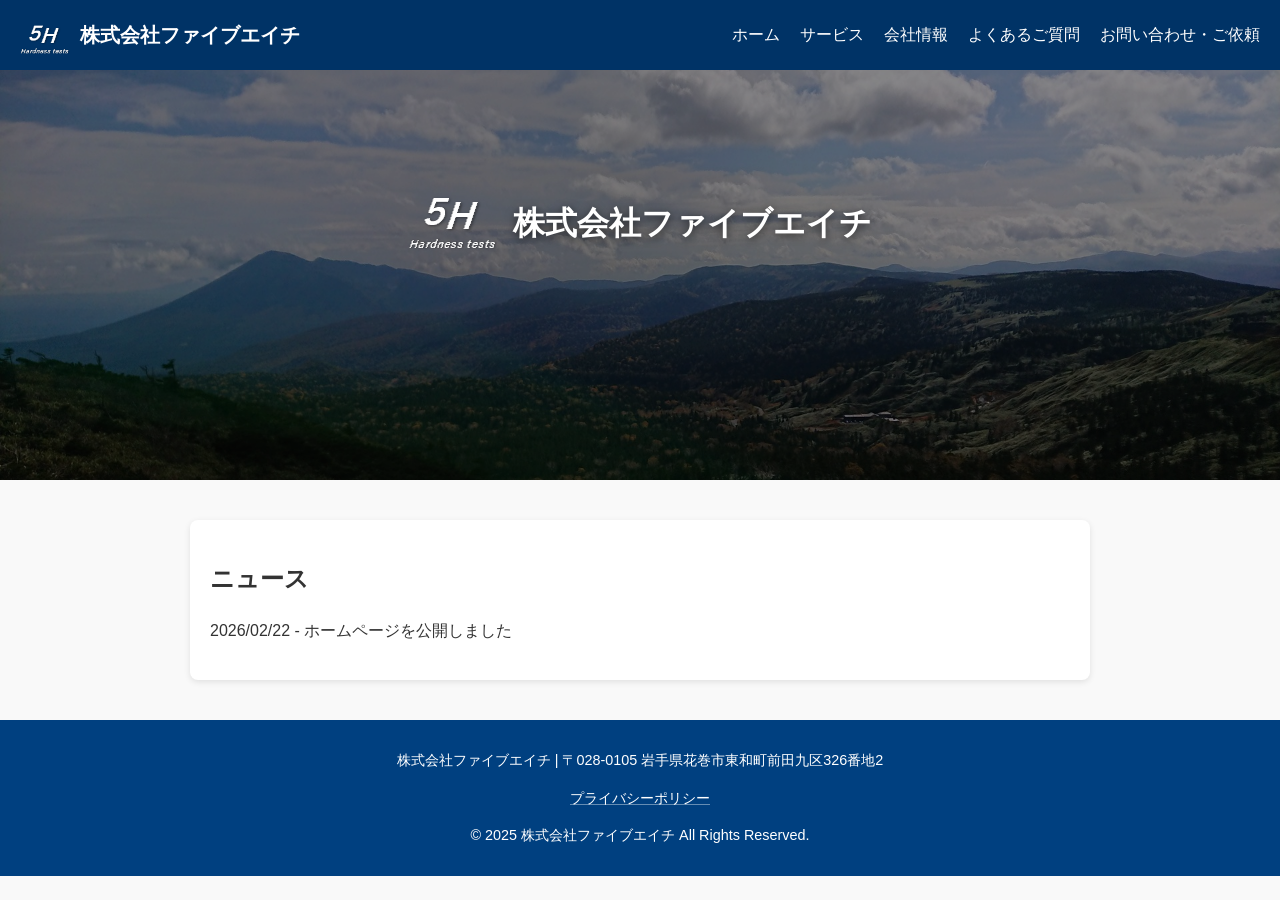
<file: index.html>
<!doctype html>
<html lang="ja">
  <head>
    <meta charset="UTF-8" />
    <meta name="viewport" content="width=device-width, initial-scale=1.0" />

    <!-- Google tag (gtag.js) -->
    <script async src="https://www.googletagmanager.com/gtag/js?id=G-PSP8LLDEWR"></script>
    <script>
      window.dataLayer = window.dataLayer || [];
      function gtag() {
        dataLayer.push(arguments);
      }
      gtag("js", new Date());

      gtag("config", "G-PSP8LLDEWR");
    </script>

    <title>株式会社ファイブエイチ</title>
    <meta
      name="description"
      content="岩手県花巻市の株式会社ファイブエイチは硬さ試験機の検証サービスを提供しています。"
    />
    <meta property="og:title" content="株式会社ファイブエイチ｜硬さ試験機の検証・点検・修理" />
    <meta
      property="og:description"
      content="硬さ試験機の直接検証・間接検証、定期メンテナンス、修理対応を行っています。出張・郵送対応可。"
    />
    <meta property="og:image" content="https://fiveh-dotcom.github.io/images/ogp.jpg" />
    <meta property="og:url" content="https://fiveh-dotcom.github.io/" />
    <meta property="og:type" content="website" />
    <meta name="twitter:card" content="summary_large_image" />
    <meta name="google-site-verification" content="ENHh9ROvN1zY8XnZWZpDAFNbN4Y9lAPFAVYvojl1hEU" />
    <link rel="icon" href="images/favicon.png" type="image/png" />
    <link rel="stylesheet" href="css/style.css" />
    <script type="application/ld+json">
      {
        "@context": "https://schema.org",
        "@type": "Organization",
        "name": "株式会社ファイブエイチ",
        "url": "https://fiveh-dotcom.github.io/",
        "logo": "https://fiveh-dotcom.github.io/images/logo.png",
        "contactPoint": {
          "@type": "ContactPoint",
          "contactType": "customer support",

          "url": "https://fiveh-dotcom.github.io/contact.html"
        }
      }
    </script>
  </head>
  <body>
    <header class="site-header">
      <a href="index.html" class="logo-link">
        <img src="images/logo_white.png" alt="株式会社ファイブエイチ ロゴ" class="logo" />
        <span class="company-name">株式会社ファイブエイチ</span>
      </a>

      <nav class="main-nav">
        <ul>
          <li>
            <a href="index.html"><span class="home-menu-icon"></span>ホーム</a>
          </li>
          <li>
            <a href="services.html"><span class="toolbox-menu-icon"></span>サービス</a>
          </li>
          <li>
            <a href="about.html"><span class="building-menu-icon"></span>会社情報</a>
          </li>
          <li>
            <a href="faq.html"><span class="question-menu-icon"></span>よくあるご質問</a>
          </li>
          <li>
            <a href="contact.html"><span class="mail-menu-icon"></span>お問い合わせ・ご依頼</a>
          </li>
        </ul>
      </nav>

      <!-- ハンバーガーボタン -->
      <div class="hamburger" aria-label="メインメニューを開閉" aria-expanded="false">
        <span></span>
        <span></span>
        <span></span>
      </div>
    </header>

    <div class="menu-overlay"></div>

    <!-- ヒーロー -->
    <section class="hero">
      <div class="hero-header">
        <!-- 会社ロゴ -->
        <img
          src="images/logo_white.png"
          alt="株式会社ファイブエイチ ロゴ"
          class="hero-logo"
          id="secretLogo"
        />

        <!-- 会社名 -->
        <h1 class="hero-company-name">株式会社ファイブエイチ</h1>
      </div>

      <!-- キャッチコピー -->
      <h2 class="hero-text">硬さ試験機のメンテナンス・検証・修理なら</h2>
      <p class="hero-text">出張検証や定期点検、故障対応まで、信頼のサービスを提供します</p>
    </section>

    <!-- ニュース -->
    <section class="news">
      <h2>ニュース</h2>
      <p>2026/02/22 - ホームページを公開しました</p>
    </section>

    <!-- ゲーム選択画面 -->
    <div
      id="gameMenu"
      style="
        position: fixed;
        inset: 0;
        background: rgba(0, 0, 0, 0.9);
        display: none;
        z-index: 9999;
        color: #fff;
        text-align: center;
        padding-top: 200px;
      "
    >
      <h2>🎮 Secret Games</h2>

      <button class="gameBtn" data-game="game/game1/game.html">カラータイル</button>
      <button class="gameBtn" data-game="game/game2/game.html">ブロックパズル</button>
      <button class="gameBtn" data-game="game/game3/game.html">ブロック崩し</button>
      <button class="gameBtn" data-game="game/game4/game.html">ブロックプレイスパズル</button>
      <button class="gameBtn" data-game="game/game5/game.html">マージタイル</button>
      <button class="gameBtn" data-game="game/game6/game.html">スライドパズル</button>
      <button class="gameBtn" data-game="game/game7/game.html">脱出パズル</button>

      <br /><br />
      <button id="closeMenu">閉じる</button>
    </div>

    <!-- ゲーム表示 -->
    <div
      id="gameContainer"
      style="position: fixed; inset: 0; background: #000; display: none; z-index: 10000"
    >
      <!-- 戻るボタン -->
      <button id="backToMenu" style="position: absolute; top: 10px; left: 10px; z-index: 10001">
        ← 戻る
      </button>

      <!-- 閉じるボタン -->
      <button id="closeGame" style="position: absolute; top: 10px; right: 10px; z-index: 10001">
        ✕
      </button>

      <iframe id="gameFrame" style="width: 100%; height: 100%; border: none"> </iframe>
    </div>

    <footer>
      <p>株式会社ファイブエイチ | 〒028-0105 岩手県花巻市東和町前田九区326番地2</p>
      <p>
        <a href="privacy.html">プライバシーポリシー</a>
      </p>
      <p>© 2025 株式会社ファイブエイチ All Rights Reserved.</p>
    </footer>

    <script src="js/menu.js"></script>
    <script src="js/index.js"></script>
  </body>
</html>
</file>
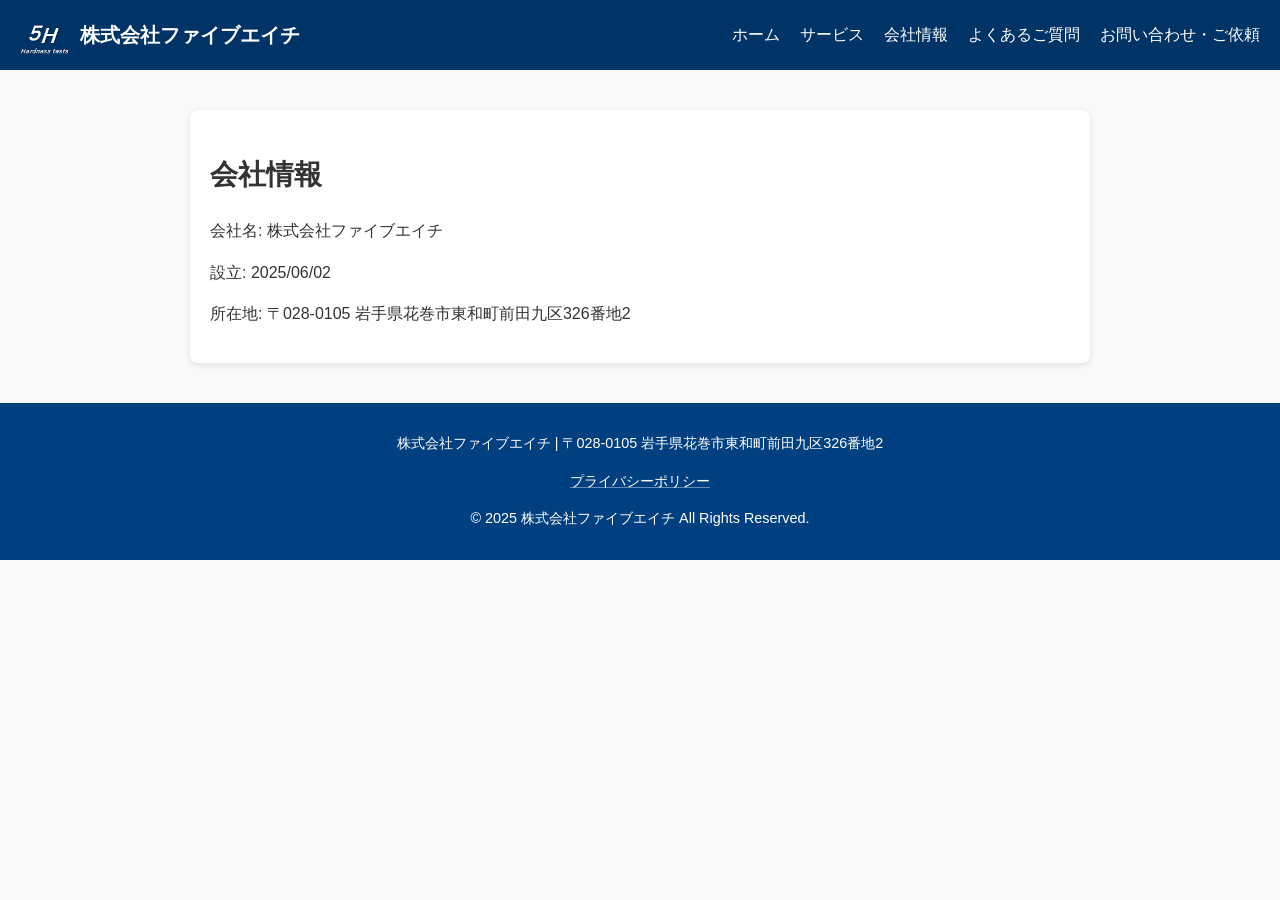
<file: about.html>
<!doctype html>
<html lang="ja">
  <head>
    <meta charset="UTF-8" />
    <meta name="viewport" content="width=device-width, initial-scale=1.0" />

    <!-- Google tag (gtag.js) -->
    <script async src="https://www.googletagmanager.com/gtag/js?id=G-PSP8LLDEWR"></script>
    <script>
      window.dataLayer = window.dataLayer || [];
      function gtag() {
        dataLayer.push(arguments);
      }
      gtag("js", new Date());

      gtag("config", "G-PSP8LLDEWR");
    </script>

    <title>株式会社ファイブエイチ｜会社情報</title>
    <meta
      name="description"
      content="株式会社ファイブエイチの会社情報ページです。所在地や設立日などの基本情報を掲載しています。"
    />
    <meta property="og:title" content="株式会社ファイブエイチ｜会社情報" />
    <meta
      property="og:description"
      content="硬さ試験機の直接検証・間接検証、定期メンテナンス、修理対応を行っています。出張・郵送対応可。"
    />
    <meta property="og:image" content="https://fiveh-dotcom.github.io/images/ogp.jpg" />
    <meta property="og:url" content="https://fiveh-dotcom.github.io/about.html" />
    <meta property="og:type" content="website" />
    <meta name="twitter:card" content="summary_large_image" />
    <link rel="icon" href="images/favicon.png" type="image/png" />
    <link rel="stylesheet" href="css/style.css" />
  </head>
  <body>
    <header class="site-header">
      <a href="index.html" class="logo-link">
        <img src="images/logo_white.png" alt="株式会社ファイブエイチ ロゴ" class="logo" />
        <span class="company-name">株式会社ファイブエイチ</span>
      </a>

      <nav class="main-nav">
        <ul>
          <li>
            <a href="index.html"><span class="home-menu-icon"></span>ホーム</a>
          </li>
          <li>
            <a href="services.html"><span class="toolbox-menu-icon"></span>サービス</a>
          </li>
          <li>
            <a href="about.html"><span class="building-menu-icon"></span>会社情報</a>
          </li>
          <li>
            <a href="faq.html"><span class="question-menu-icon"></span>よくあるご質問</a>
          </li>
          <li>
            <a href="contact.html"><span class="mail-menu-icon"></span>お問い合わせ・ご依頼</a>
          </li>
        </ul>
      </nav>

      <!-- ハンバーガーボタン -->
      <div class="hamburger" aria-label="メインメニューを開閉" aria-expanded="false">
        <span></span>
        <span></span>
        <span></span>
      </div>
    </header>

    <div class="menu-overlay"></div>

    <section id="about">
      <h1>会社情報</h1>
      <p>会社名: 株式会社ファイブエイチ</p>
      <p>設立: 2025/06/02</p>
      <p>所在地: 〒028-0105 岩手県花巻市東和町前田九区326番地2</p>
    </section>

    <footer>
      <p>株式会社ファイブエイチ | 〒028-0105 岩手県花巻市東和町前田九区326番地2</p>
      <p>
        <a href="privacy.html">プライバシーポリシー</a>
      </p>
      <p>© 2025 株式会社ファイブエイチ All Rights Reserved.</p>
    </footer>

    <script src="js/menu.js"></script>
  </body>
</html>
</file>
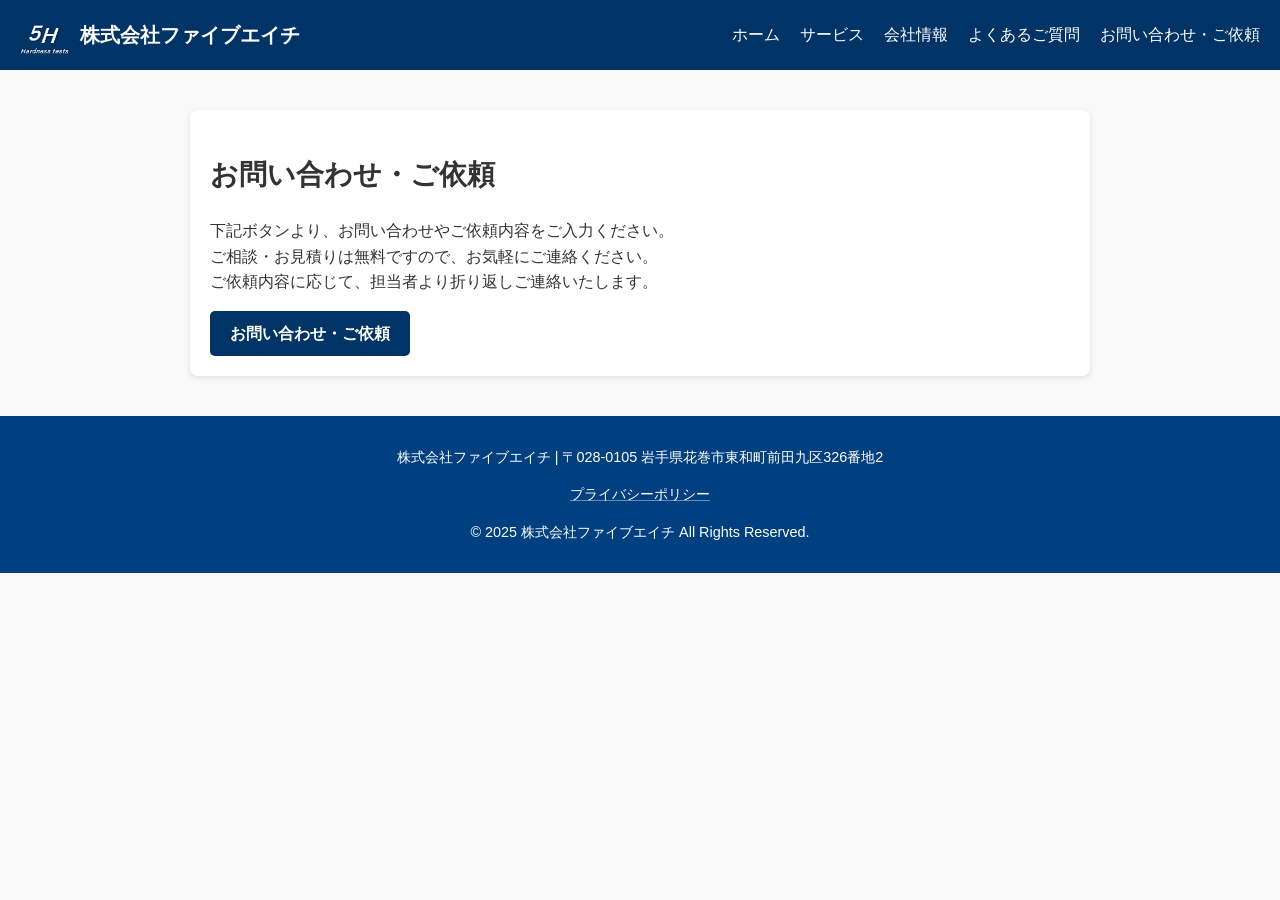
<file: contact.html>
<!doctype html>
<html lang="ja">
  <head>
    <meta charset="UTF-8" />
    <meta name="viewport" content="width=device-width, initial-scale=1.0" />

    <!-- Google tag (gtag.js) -->
    <script async src="https://www.googletagmanager.com/gtag/js?id=G-PSP8LLDEWR"></script>
    <script>
      window.dataLayer = window.dataLayer || [];
      function gtag() {
        dataLayer.push(arguments);
      }
      gtag("js", new Date());

      gtag("config", "G-PSP8LLDEWR");
    </script>

    <title>株式会社ファイブエイチ｜お問い合わせ・ご依頼</title>
    <meta
      name="description"
      content="株式会社ファイブエイチへのお問い合わせはこちら。ご相談・お見積りは無料です。お気軽にご連絡ください。"
    />
    <meta property="og:title" content="株式会社ファイブエイチ｜お問い合わせ・ご依頼" />
    <meta
      property="og:description"
      content="硬さ試験機の直接検証・間接検証、定期メンテナンス、修理対応を行っています。出張・郵送対応可。"
    />
    <meta property="og:image" content="https://fiveh-dotcom.github.io/images/ogp.jpg" />
    <meta property="og:url" content="https://fiveh-dotcom.github.io/contact.html" />
    <meta property="og:type" content="website" />
    <meta name="twitter:card" content="summary_large_image" />
    <link rel="icon" href="images/favicon.png" type="image/png" />
    <link rel="stylesheet" href="css/style.css" />
  </head>
  <body>
    <header class="site-header">
      <a href="index.html" class="logo-link">
        <img src="images/logo_white.png" alt="株式会社ファイブエイチ ロゴ" class="logo" />
        <span class="company-name">株式会社ファイブエイチ</span>
      </a>

      <nav class="main-nav">
        <ul>
          <li>
            <a href="index.html"><span class="home-menu-icon"></span>ホーム</a>
          </li>
          <li>
            <a href="services.html"><span class="toolbox-menu-icon"></span>サービス</a>
          </li>
          <li>
            <a href="about.html"><span class="building-menu-icon"></span>会社情報</a>
          </li>
          <li>
            <a href="faq.html"><span class="question-menu-icon"></span>よくあるご質問</a>
          </li>
          <li>
            <a href="contact.html"><span class="mail-menu-icon"></span>お問い合わせ・ご依頼</a>
          </li>
        </ul>
      </nav>

      <!-- ハンバーガーボタン -->
      <div class="hamburger" aria-label="メインメニューを開閉" aria-expanded="false">
        <span></span>
        <span></span>
        <span></span>
      </div>
    </header>

    <div class="menu-overlay"></div>

    <section id="contact">
      <h1>お問い合わせ・ご依頼</h1>
      <p>
        下記ボタンより、お問い合わせやご依頼内容をご入力ください。<br />
        ご相談・お見積りは無料ですので、お気軽にご連絡ください。<br />
        ご依頼内容に応じて、担当者より折り返しご連絡いたします。
      </p>
      <a
        href="https://docs.google.com/forms/d/e/1FAIpQLSe1Bckfysd_ytiUP24E7xCqk1Jh2J5ZQPQf0Ct9WuKfO0UWDA/viewform?usp=dialog"
        target="_blank"
        class="contact-btn"
        >お問い合わせ・ご依頼</a
      >
    </section>

    <footer>
      <p>株式会社ファイブエイチ | 〒028-0105 岩手県花巻市東和町前田九区326番地2</p>
      <p>
        <a href="privacy.html">プライバシーポリシー</a>
      </p>
      <p>© 2025 株式会社ファイブエイチ All Rights Reserved.</p>
    </footer>

    <script src="js/menu.js"></script>
  </body>
</html>
</file>
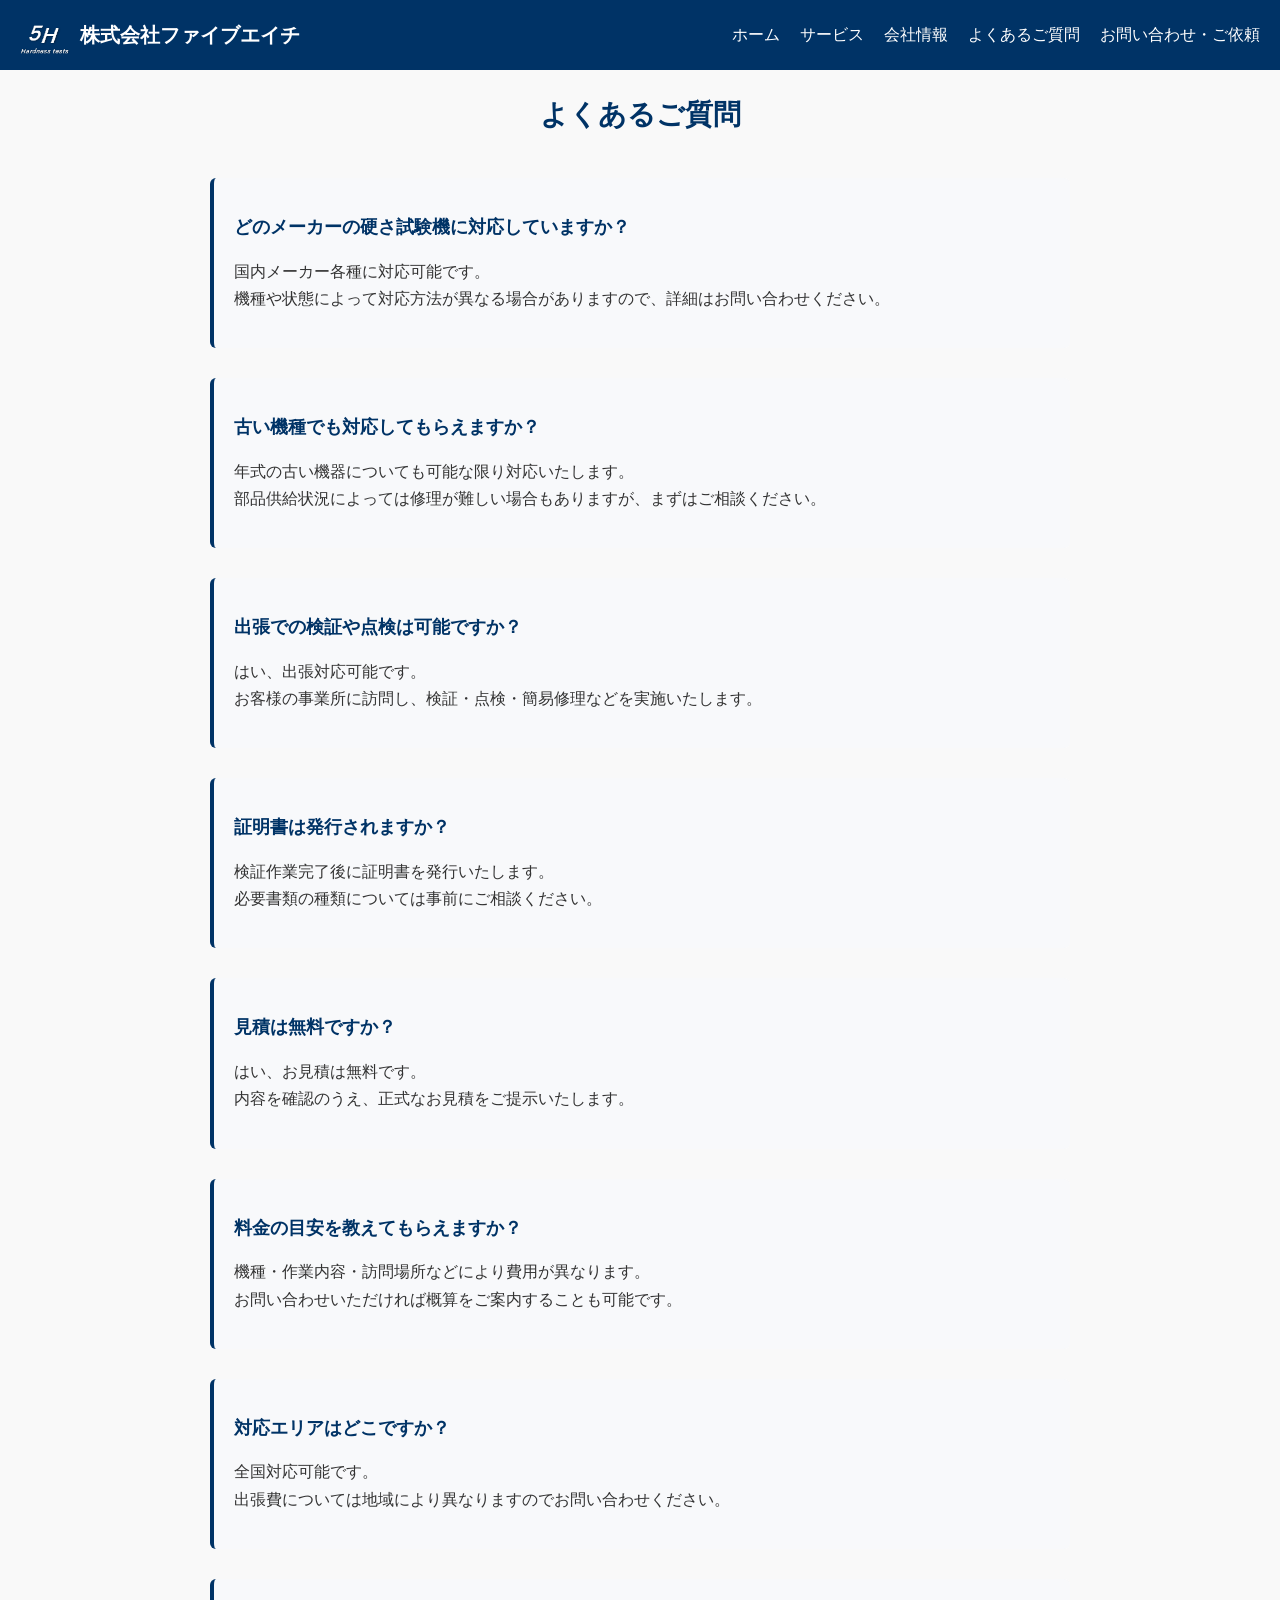
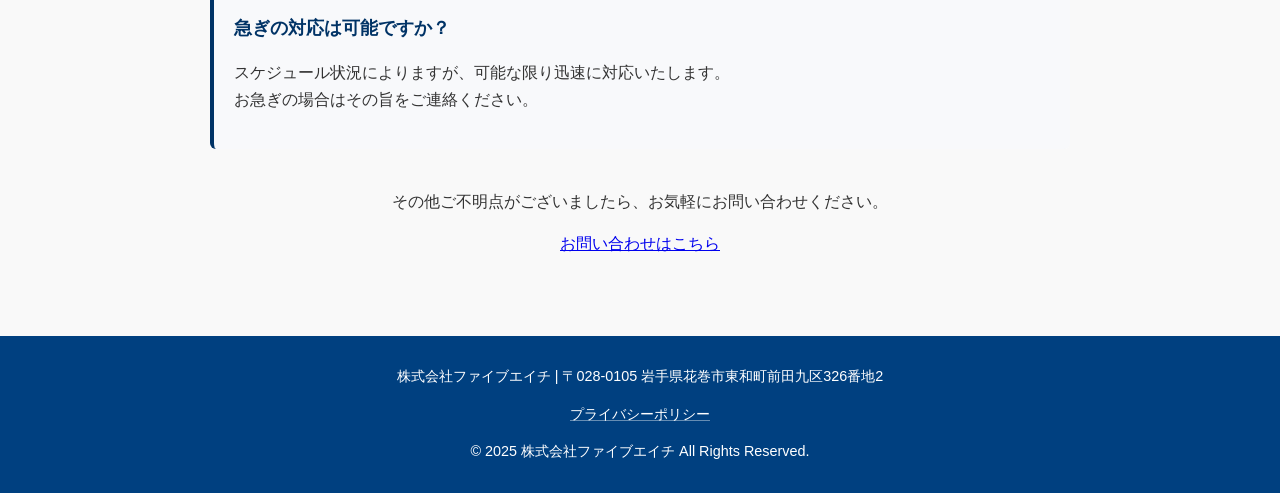
<file: faq.html>
<!doctype html>
<html lang="ja">
  <head>
    <meta charset="UTF-8" />
    <meta name="viewport" content="width=device-width, initial-scale=1.0" />

    <!-- Google tag (gtag.js) -->
    <script async src="https://www.googletagmanager.com/gtag/js?id=G-PSP8LLDEWR"></script>
    <script>
      window.dataLayer = window.dataLayer || [];
      function gtag() {
        dataLayer.push(arguments);
      }
      gtag("js", new Date());

      gtag("config", "G-PSP8LLDEWR");
    </script>

    <title>株式会社ファイブエイチ｜よくあるご質問</title>
    <meta
      name="description"
      content="株式会社ファイブエイチによく寄せられるご質問をまとめています。サービス内容についての疑問はこちらをご確認ください。解決しない場合はお気軽にお問い合わせください。"
    />
    <meta property="og:title" content="株式会社ファイブエイチ｜よくあるご質問" />
    <meta
      property="og:description"
      content="硬さ試験機の直接検証・間接検証、定期メンテナンス、修理対応を行っています。出張・郵送対応可。"
    />
    <meta property="og:image" content="https://fiveh-dotcom.github.io/images/ogp.jpg" />
    <meta property="og:url" content="https://fiveh-dotcom.github.io/faq.html" />
    <meta property="og:type" content="website" />
    <meta name="twitter:card" content="summary_large_image" />
    <link rel="icon" href="images/favicon.png" type="image/png" />
    <link rel="stylesheet" href="css/style.css" />
  </head>
  <body>
    <header class="site-header">
      <a href="index.html" class="logo-link">
        <img src="images/logo_white.png" alt="株式会社ファイブエイチ ロゴ" class="logo" />
        <span class="company-name">株式会社ファイブエイチ</span>
      </a>

      <nav class="main-nav">
        <ul>
          <li>
            <a href="index.html"><span class="home-menu-icon"></span>ホーム</a>
          </li>
          <li>
            <a href="services.html"><span class="toolbox-menu-icon"></span>サービス</a>
          </li>
          <li>
            <a href="about.html"><span class="building-menu-icon"></span>会社情報</a>
          </li>
          <li>
            <a href="faq.html"><span class="question-menu-icon"></span>よくあるご質問</a>
          </li>
          <li>
            <a href="contact.html"><span class="mail-menu-icon"></span>お問い合わせ・ご依頼</a>
          </li>
        </ul>
      </nav>

      <!-- ハンバーガーボタン -->
      <div class="hamburger" aria-label="メインメニューを開閉" aria-expanded="false">
        <span></span>
        <span></span>
        <span></span>
      </div>
    </header>

    <div class="menu-overlay"></div>

    <section class="faq-page">
      <h1>よくあるご質問</h1>

      <div class="faq-item">
        <h2>どのメーカーの硬さ試験機に対応していますか？</h2>
        <p>
          国内メーカー各種に対応可能です。<br />
          機種や状態によって対応方法が異なる場合がありますので、詳細はお問い合わせください。
        </p>
      </div>

      <div class="faq-item">
        <h2>古い機種でも対応してもらえますか？</h2>
        <p>
          年式の古い機器についても可能な限り対応いたします。<br />
          部品供給状況によっては修理が難しい場合もありますが、まずはご相談ください。
        </p>
      </div>

      <div class="faq-item">
        <h2>出張での検証や点検は可能ですか？</h2>
        <p>
          はい、出張対応可能です。<br />
          お客様の事業所に訪問し、検証・点検・簡易修理などを実施いたします。
        </p>
      </div>

      <div class="faq-item">
        <h2>証明書は発行されますか？</h2>
        <p>
          検証作業完了後に証明書を発行いたします。<br />
          必要書類の種類については事前にご相談ください。
        </p>
      </div>

      <div class="faq-item">
        <h2>見積は無料ですか？</h2>
        <p>
          はい、お見積は無料です。<br />
          内容を確認のうえ、正式なお見積をご提示いたします。
        </p>
      </div>

      <div class="faq-item">
        <h2>料金の目安を教えてもらえますか？</h2>
        <p>
          機種・作業内容・訪問場所などにより費用が異なります。<br />
          お問い合わせいただければ概算をご案内することも可能です。
        </p>
      </div>

      <div class="faq-item">
        <h2>対応エリアはどこですか？</h2>
        <p>
          全国対応可能です。<br />
          出張費については地域により異なりますのでお問い合わせください。
        </p>
      </div>

      <div class="faq-item">
        <h2>急ぎの対応は可能ですか？</h2>
        <p>
          スケジュール状況によりますが、可能な限り迅速に対応いたします。<br />
          お急ぎの場合はその旨をご連絡ください。
        </p>
      </div>

      <div style="text-align: center; margin-top: 40px">
        <p>その他ご不明点がございましたら、お気軽にお問い合わせください。</p>
        <a href="contact.html" class="contact-button">お問い合わせはこちら</a>
      </div>
    </section>

    <footer>
      <p>株式会社ファイブエイチ | 〒028-0105 岩手県花巻市東和町前田九区326番地2</p>
      <p>
        <a href="privacy.html">プライバシーポリシー</a>
      </p>
      <p>© 2025 株式会社ファイブエイチ All Rights Reserved.</p>
    </footer>

    <script src="js/menu.js"></script>
  </body>
</html>
</file>
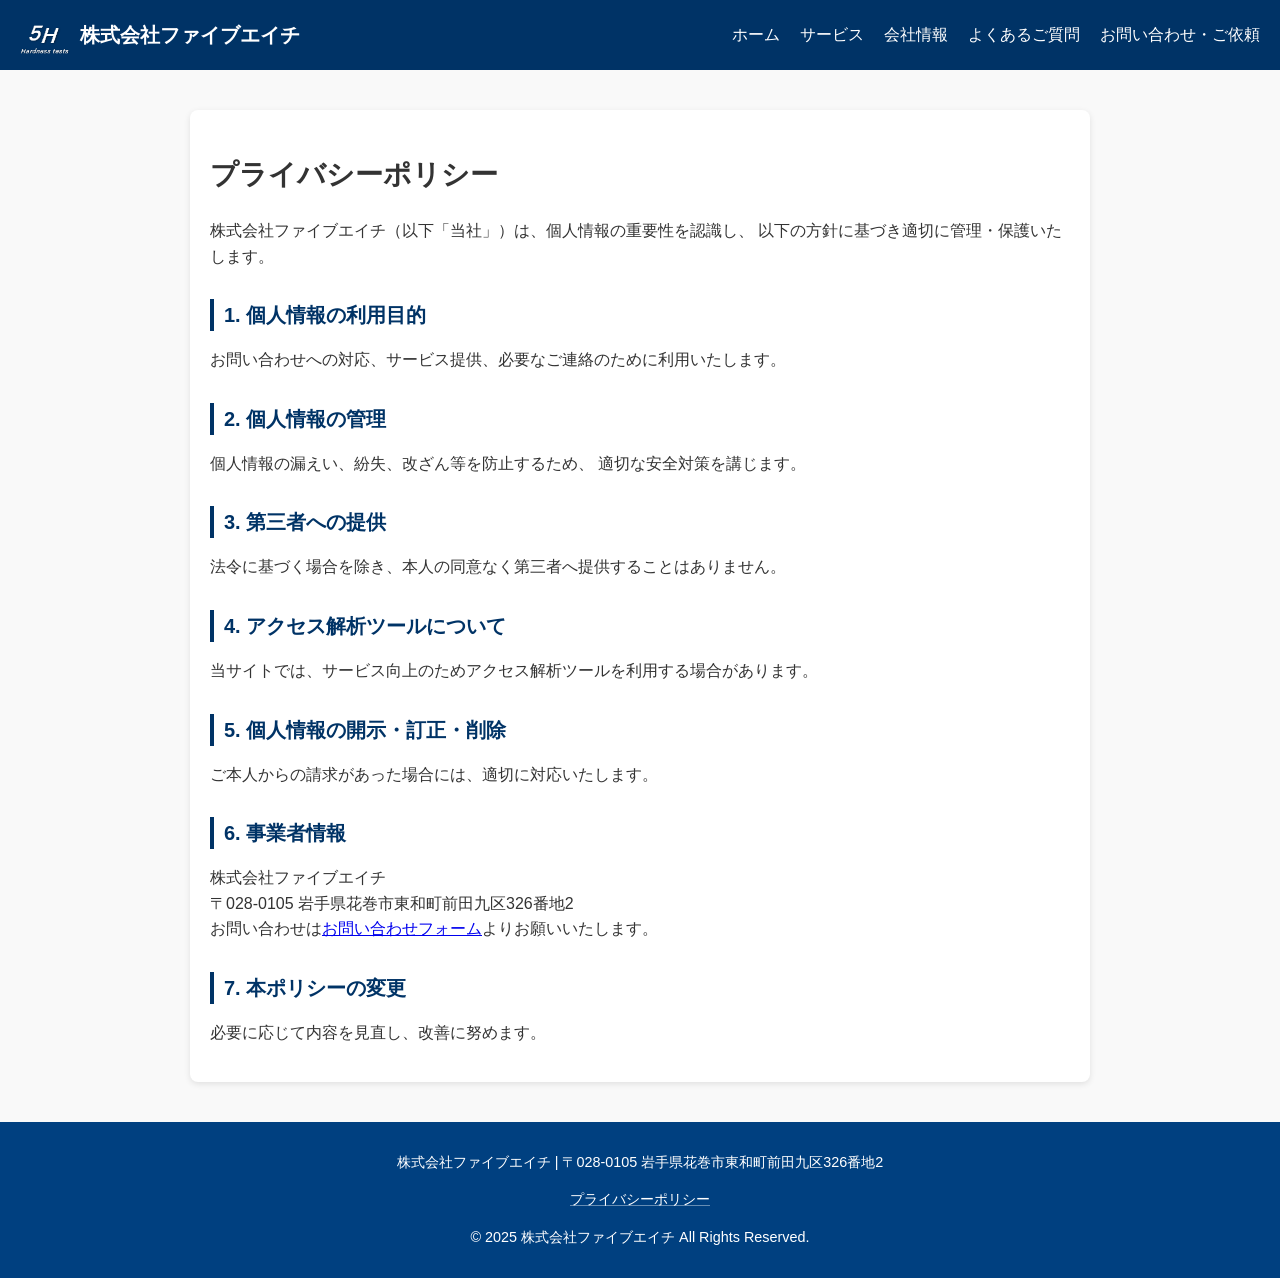
<file: privacy.html>
<!doctype html>
<html lang="ja">
  <head>
    <meta charset="UTF-8" />
    <meta name="viewport" content="width=device-width, initial-scale=1.0" />

    <!-- Google tag (gtag.js) -->
    <script async src="https://www.googletagmanager.com/gtag/js?id=G-PSP8LLDEWR"></script>
    <script>
      window.dataLayer = window.dataLayer || [];
      function gtag() {
        dataLayer.push(arguments);
      }
      gtag("js", new Date());

      gtag("config", "G-PSP8LLDEWR");
    </script>

    <title>株式会社ファイブエイチ｜プライバシーポリシー</title>
    <meta
      name="description"
      content="株式会社ファイブエイチのプライバシーポリシー。個人情報の収集・利用・管理方法、お問い合わせ窓口について説明しています。"
    />
    <meta property="og:title" content="株式会社ファイブエイチ｜プライバシーポリシー" />
    <meta
      property="og:description"
      content="硬さ試験機の直接検証・間接検証、定期メンテナンス、修理対応を行っています。出張・郵送対応可。"
    />
    <meta property="og:image" content="https://fiveh-dotcom.github.io/images/ogp.jpg" />
    <meta property="og:url" content="https://fiveh-dotcom.github.io/privacy.html" />
    <meta property="og:type" content="website" />
    <meta name="twitter:card" content="summary_large_image" />
    <link rel="icon" href="images/favicon.png" type="image/png" />
    <link rel="stylesheet" href="css/style.css" />
  </head>
  <body>
    <header class="site-header">
      <a href="index.html" class="logo-link">
        <img src="images/logo_white.png" alt="株式会社ファイブエイチ ロゴ" class="logo" />
        <span class="company-name">株式会社ファイブエイチ</span>
      </a>

      <nav class="main-nav">
        <ul>
          <li>
            <a href="index.html"><span class="home-menu-icon"></span>ホーム</a>
          </li>
          <li>
            <a href="services.html"><span class="toolbox-menu-icon"></span>サービス</a>
          </li>
          <li>
            <a href="about.html"><span class="building-menu-icon"></span>会社情報</a>
          </li>
          <li>
            <a href="faq.html"><span class="question-menu-icon"></span>よくあるご質問</a>
          </li>
          <li>
            <a href="contact.html"><span class="mail-menu-icon"></span>お問い合わせ・ご依頼</a>
          </li>
        </ul>
      </nav>

      <!-- ハンバーガーボタン -->
      <div class="hamburger" aria-label="メインメニューを開閉" aria-expanded="false">
        <span></span>
        <span></span>
        <span></span>
      </div>
    </header>

    <div class="menu-overlay"></div>

    <section id="privacy">
      <h1>プライバシーポリシー</h1>

      <p>
        株式会社ファイブエイチ（以下「当社」）は、個人情報の重要性を認識し、
        以下の方針に基づき適切に管理・保護いたします。
      </p>

      <h2>1. 個人情報の利用目的</h2>
      <p>お問い合わせへの対応、サービス提供、必要なご連絡のために利用いたします。</p>

      <h2>2. 個人情報の管理</h2>
      <p>個人情報の漏えい、紛失、改ざん等を防止するため、 適切な安全対策を講じます。</p>

      <h2>3. 第三者への提供</h2>
      <p>法令に基づく場合を除き、本人の同意なく第三者へ提供することはありません。</p>

      <h2>4. アクセス解析ツールについて</h2>
      <p>当サイトでは、サービス向上のためアクセス解析ツールを利用する場合があります。</p>

      <h2>5. 個人情報の開示・訂正・削除</h2>
      <p>ご本人からの請求があった場合には、適切に対応いたします。</p>

      <h2>6. 事業者情報</h2>
      <p>
        株式会社ファイブエイチ<br />
        〒028-0105 岩手県花巻市東和町前田九区326番地2<br />
        お問い合わせは<a href="contact.html">お問い合わせフォーム</a>よりお願いいたします。
      </p>

      <h2>7. 本ポリシーの変更</h2>
      <p>必要に応じて内容を見直し、改善に努めます。</p>
    </section>

    <footer>
      <p>株式会社ファイブエイチ | 〒028-0105 岩手県花巻市東和町前田九区326番地2</p>
      <p>
        <a href="privacy.html">プライバシーポリシー</a>
      </p>
      <p>© 2025 株式会社ファイブエイチ All Rights Reserved.</p>
    </footer>

    <script src="js/menu.js"></script>
  </body>
</html>
</file>
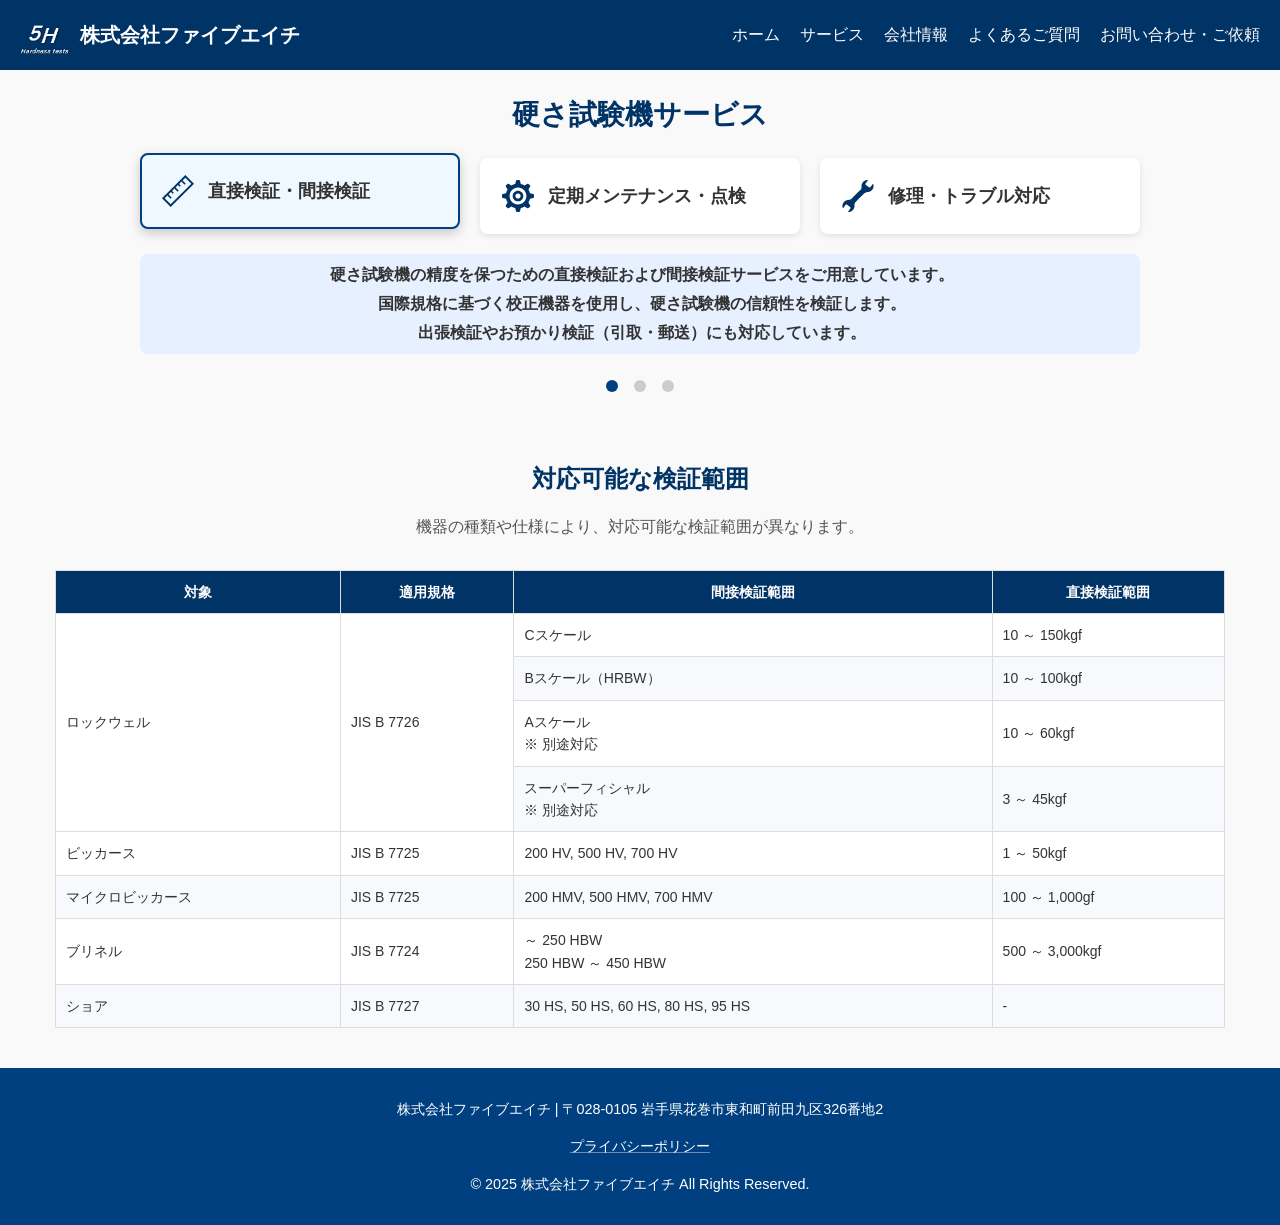
<file: services.html>
<!doctype html>
<html lang="ja">
  <head>
    <meta charset="UTF-8" />
    <meta name="viewport" content="width=device-width, initial-scale=1.0" />

    <!-- Google tag (gtag.js) -->
    <script async src="https://www.googletagmanager.com/gtag/js?id=G-PSP8LLDEWR"></script>
    <script>
      window.dataLayer = window.dataLayer || [];
      function gtag() {
        dataLayer.push(arguments);
      }
      gtag("js", new Date());

      gtag("config", "G-PSP8LLDEWR");
    </script>

    <title>株式会社ファイブエイチ｜サービス</title>
    <meta name="description" content="株式会社ファイブエイチのサービス内容をご紹介します。" />
    <meta property="og:title" content="株式会社ファイブエイチ｜サービス" />
    <meta
      property="og:description"
      content="硬さ試験機の直接検証・間接検証、定期メンテナンス、修理対応を行っています。出張・郵送対応可。"
    />
    <meta property="og:image" content="https://fiveh-dotcom.github.io/images/ogp.jpg" />
    <meta property="og:url" content="https://fiveh-dotcom.github.io/services.html" />
    <meta property="og:type" content="website" />
    <meta name="twitter:card" content="summary_large_image" />
    <link rel="icon" href="images/favicon.png" type="image/png" />
    <link rel="stylesheet" href="css/style.css" />
  </head>
  <body>
    <header class="site-header">
      <a href="index.html" class="logo-link">
        <img src="images/logo_white.png" alt="株式会社ファイブエイチ ロゴ" class="logo" />
        <span class="company-name">株式会社ファイブエイチ</span>
      </a>

      <nav class="main-nav">
        <ul>
          <li>
            <a href="index.html"><span class="home-menu-icon"></span>ホーム</a>
          </li>
          <li>
            <a href="services.html"><span class="toolbox-menu-icon"></span>サービス</a>
          </li>
          <li>
            <a href="about.html"><span class="building-menu-icon"></span>会社情報</a>
          </li>
          <li>
            <a href="faq.html"><span class="question-menu-icon"></span>よくあるご質問</a>
          </li>
          <li>
            <a href="contact.html"><span class="mail-menu-icon"></span>お問い合わせ・ご依頼</a>
          </li>
        </ul>
      </nav>

      <!-- ハンバーガーボタン -->
      <div class="hamburger" aria-label="メインメニューを開閉" aria-expanded="false">
        <span></span>
        <span></span>
        <span></span>
      </div>
    </header>

    <div class="menu-overlay"></div>

    <div class="page-wrapper">
      <!-- サービスカード -->
      <section id="services">
        <h1>硬さ試験機サービス</h1>

        <div class="services-container">
          <div class="service-card active" onclick="showDetail(0)">
            <div class="service-row">
              <div class="service-icon">
                <svg><use href="#icon-ruler"></use></svg>
              </div>
              <h3>直接検証・間接検証</h3>
            </div>
          </div>
          <div class="service-card" onclick="showDetail(1)">
            <div class="service-row">
              <div class="service-icon">
                <svg><use href="#icon-gear"></use></svg>
              </div>
              <h3>定期メンテナンス・点検</h3>
            </div>
          </div>
          <div class="service-card" onclick="showDetail(2)">
            <div class="service-row">
              <div class="service-icon">
                <svg><use href="#icon-spanner"></use></svg>
              </div>
              <h3>修理・トラブル対応</h3>
            </div>
          </div>
        </div>

        <!-- 詳細スライド -->
        <div id="details-wrapper">
          <div id="details-slider">
            <div class="service-detail">
              <p>
                &nbsp;硬さ試験機の精度を保つための直接検証および間接検証サービスをご用意しています。<br />&nbsp;国際規格に基づく校正機器を使用し、硬さ試験機の信頼性を検証します。<br />&nbsp;出張検証やお預かり検証（引取・郵送）にも対応しています。
              </p>
            </div>
            <div class="service-detail">
              <p>
                &nbsp;お客様の硬さ試験機を長く正しく使うための定期点検・整備サービスを提供します。<br />&nbsp;日頃の清掃から機構部の注油、動作チェックまで行うことで状態維持を支援します。
              </p>
            </div>
            <div class="service-detail">
              <p>
                &nbsp;万が一の故障時も安心。<br />&nbsp;経験豊富な技術者が現地またはお預かりでの修理（引取・郵送）に対応し、測定機能の復旧をサポートします。
              </p>
            </div>
          </div>
        </div>

        <!-- インジケーター -->
        <div class="indicator-container">
          <span class="indicator active" onclick="showDetail(0)"></span>
          <span class="indicator" onclick="showDetail(1)"></span>
          <span class="indicator" onclick="showDetail(2)"></span>
        </div>
      </section>

      <section class="verification-range">
        <h3>対応可能な検証範囲</h3>
        <p class="note">機器の種類や仕様により、対応可能な検証範囲が異なります。</p>

        <div class="table-wrapper">
          <table class="range-table">
            <thead>
              <tr>
                <th>対象</th>
                <th>適用規格</th>
                <th>間接検証範囲</th>
                <th>直接検証範囲</th>
              </tr>
            </thead>
            <tbody>
              <tr>
                <td rowspan="4">ロックウェル</td>
                <td rowspan="4">JIS B 7726</td>
                <td>Cスケール</td>
                <td>10 ～ 150kgf</td>
              </tr>

              <tr>
                <td>Bスケール（HRBW）</td>
                <td>10 ～ 100kgf</td>
              </tr>

              <tr>
                <td>Aスケール<br />※ 別途対応</td>
                <td>10 ～ 60kgf</td>
              </tr>

              <tr>
                <td>スーパーフィシャル<br />※ 別途対応</td>
                <td>3 ～ 45kgf</td>
              </tr>

              <tr>
                <td>ビッカース</td>
                <td>JIS B 7725</td>
                <td>200 HV, 500 HV, 700 HV</td>
                <td>1 ～ 50kgf</td>
              </tr>

              <tr>
                <td>マイクロビッカース</td>
                <td>JIS B 7725</td>
                <td>200 HMV, 500 HMV, 700 HMV</td>
                <td>100 ～ 1,000gf</td>
              </tr>

              <tr>
                <td>ブリネル</td>
                <td>JIS B 7724</td>
                <td>
                  ～ 250 HBW<br />
                  250 HBW ～ 450 HBW
                </td>
                <td>500 ～ 3,000kgf</td>
              </tr>

              <tr>
                <td>ショア</td>
                <td>JIS B 7727</td>
                <td>30 HS, 50 HS, 60 HS, 80 HS, 95 HS</td>
                <td>-</td>
              </tr>
            </tbody>
          </table>
        </div>
      </section>
    </div>

    <footer>
      <p>株式会社ファイブエイチ | 〒028-0105 岩手県花巻市東和町前田九区326番地2</p>
      <p>
        <a href="privacy.html">プライバシーポリシー</a>
      </p>
      <p>© 2025 株式会社ファイブエイチ All Rights Reserved.</p>
    </footer>

    <!--
      Icons from ICOOON MONO
      https://icooon-mono.com/
    -->
    <svg xmlns="http://www.w3.org/2000/svg" style="display: none">
      <symbol id="icon-ruler" viewBox="0 0 512 512">
        <path
          d="M373.324,0.003L0,373.321l138.676,138.676L512,138.68L373.324,0.003z M42.668,373.321l43.942-43.95
		l49.436,49.437l18.671-18.664l-49.437-49.437l37.38-37.379l28.482,28.475l18.664-18.664l-28.475-28.482l37.328-37.328
		l49.437,49.437l18.664-18.664l-49.437-49.437l37.394-37.394l28.475,28.482l18.664-18.664l-28.475-28.482l37.328-37.336
		l49.437,49.436l18.672-18.664l-49.437-49.437l43.942-43.942l96.008,96.015L138.676,469.337L42.668,373.321z"
        />
      </symbol>
    </svg>
    <svg xmlns="http://www.w3.org/2000/svg" style="display: none">
      <symbol id="icon-gear" viewBox="0 0 512 512">
        <path
          d="M500.781,224.245L447,211.561c-4.93-21.263-13.289-41.202-24.509-59.193l29.053-46.992
		c3.552-5.763,2.685-13.184-2.097-17.965l-24.86-24.86c-4.772-4.772-12.202-5.64-17.956-2.088L359.64,89.517
		C341.648,78.298,321.719,69.929,300.456,65l-12.693-53.78C286.211,4.649,280.334,0,273.588,0h-35.166
		c-6.755,0-12.623,4.649-14.176,11.219L211.553,65c-21.263,4.93-41.194,13.29-59.175,24.509l-47.001-29.053
		c-5.745-3.544-13.193-2.675-17.956,2.088L62.553,87.412c-4.781,4.78-5.641,12.211-2.088,17.956l29.044,47
		C78.289,170.36,69.929,190.289,65,211.552l-53.772,12.684C4.657,225.798,0,231.676,0,238.412v35.166
		c0,6.763,4.649,12.623,11.228,14.175L65,300.447c4.93,21.264,13.299,41.194,24.518,59.185l-29.053,46.991
		c-3.544,5.746-2.684,13.202,2.08,17.965l24.868,24.86c4.781,4.789,12.21,5.64,17.965,2.087l47.001-29.044
		c17.982,11.22,37.912,19.579,59.175,24.508l12.692,53.781c1.553,6.58,7.421,11.22,14.176,11.22h35.166
		c6.746,0,12.623-4.64,14.175-11.22l12.693-53.781c21.254-4.93,41.192-13.288,59.176-24.508l47,29.053
		c5.754,3.552,13.184,2.684,17.956-2.096l24.869-24.86c4.772-4.772,5.64-12.21,2.088-17.956l-29.053-47
		c11.22-17.983,19.579-37.921,24.509-59.176l53.781-12.693c6.588-1.561,11.219-7.429,11.219-14.184V238.42
		C512,231.666,507.36,225.798,500.781,224.245z M256,390.614c-74.334,0-134.606-60.272-134.606-134.614
		c0-74.342,60.272-134.615,134.606-134.615c74.359,0,134.623,60.272,134.623,134.615C390.623,330.342,330.359,390.614,256,390.614z"
        ></path>
        <path
          d="M256,170.684c-47.114,0-85.316,38.194-85.316,85.316s38.202,85.315,85.316,85.315
		c47.123,0,85.316-38.192,85.316-85.315S303.123,170.684,256,170.684z M256,297.859c-23.114,0-41.86-18.746-41.86-41.859
		c0-23.114,18.746-41.86,41.86-41.86c23.114,0,41.859,18.746,41.859,41.86C297.859,279.114,279.114,297.859,256,297.859z"
        ></path>
      </symbol>
    </svg>
    <svg xmlns="http://www.w3.org/2000/svg" style="display: none">
      <symbol id="icon-spanner" viewBox="0 0 512 512">
        <path
          d="M200.391,417.883c0.172-7.188-5.734-36.281,7.375-55.453c46.141-46.141,138.891-138.891,149.922-149.922
		c14.734-14.75,55.641-19.125,63.75-20.219c18.188-2.453,35.844-10.109,50.688-23.094c26.938-23.625,37.625-58.906,31.125-91.703
		c-1.375-6.875-3.281-10.359-3.281-10.359c-0.578-1.859-2.188-3.234-4.094-3.531c-1.938-0.313-3.859,0.5-4.984,2.094l-5.109,7.125
		l-28.844,40.516c-5.578,7.781-16.938,9.203-25.406,3.172l-48.563-34.75c-8.438-6.063-10.781-17.281-5.219-25.063l29.531-41.484
		l4.844-6.781c1.125-1.578,1.281-3.641,0.391-5.375c-0.906-1.719-2.703-2.781-4.641-2.75c0,0-4.563-0.781-11.906,0.156
		c-18.422,2.344-36.375,10.016-51.406,23.188c-21.188,18.563-32.313,44.344-32.938,70.453c-0.188,7.188,5.719,36.297-7.375,55.469
		c-46.125,46.125-138.891,138.875-149.906,149.906c-14.781,14.75-55.656,19.125-63.781,20.234
		c-18.172,2.453-35.844,10.094-50.672,23.078C12.938,366.414,2.25,401.695,8.75,434.492c1.375,6.891,3.281,10.375,3.281,10.375
		c0.594,1.859,2.172,3.219,4.094,3.531c1.938,0.297,3.844-0.5,5-2.094l5.094-7.141l28.844-40.516
		c5.563-7.781,16.938-9.203,25.406-3.156l48.563,34.75c8.453,6.047,10.797,17.266,5.219,25.063l-29.531,41.469l-4.844,6.781
		c-1.125,1.578-1.281,3.656-0.375,5.375s2.688,2.781,4.625,2.766c0,0,4.563,0.781,11.906-0.156
		c18.422-2.359,36.375-10.031,51.406-23.188C188.625,469.773,199.766,443.992,200.391,417.883z"
        />
      </symbol>
    </svg>

    <script src="js/menu.js"></script>
    <script src="js/services.js"></script>
  </body>
</html>
</file>
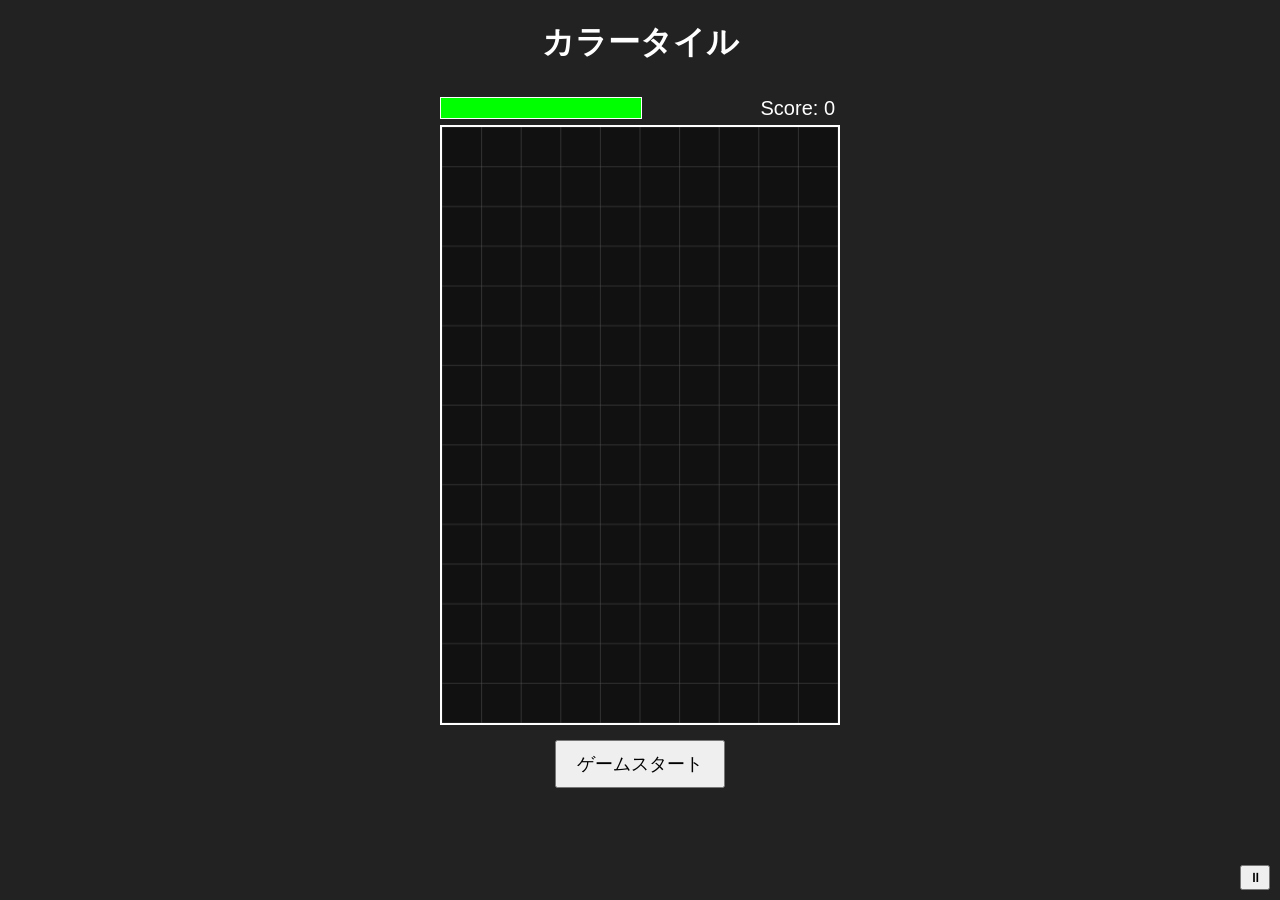
<file: game/game1/game.html>
<!doctype html>
<html lang="ja">
  <head>
    <meta charset="UTF-8" />
    <meta name="viewport" content="width=device-width, initial-scale=1.0" />
    <meta name="robots" content="noindex, nofollow" />
    <title>カラータイル</title>
    <link rel="stylesheet" href="../common/game-common.css" />
    <style>
      body {
        padding: 0 10px;
        margin: 0;
        font-family: sans-serif;
        display: flex;
        flex-direction: column;
        align-items: center;
        background: #222;
        color: #fff;
      }

      .ui-bar {
        width: 100%;
        max-width: 400px;
        display: flex;
        justify-content: space-between;
        align-items: center;
        margin-top: 10px;
        margin-bottom: 5px;
        padding-right: 5px;
        box-sizing: border-box;
      }

      #timeBarContainer {
        width: 200px;
        height: 20px;
        background: #555;
        border: 1px solid #fff;
      }

      #timeBar {
        height: 100%;
        background: #0f0;
        width: 100%;
      }

      #score {
        font-size: 20px;
      }

      #gameCanvas {
        width: 100%;
        max-width: 400px;
        aspect-ratio: 2 / 3;
        background: #111;
        border: 2px solid #fff;
        box-sizing: border-box;
        display: block;
        touch-action: none;
      }

      #startBtn {
        padding: 10px 20px;
        font-size: 18px;
        margin: 15px;
        cursor: pointer;
      }
    </style>
  </head>
  <body>
    <h1>カラータイル</h1>
    <div class="ui-bar">
      <div id="timeBarContainer">
        <div id="timeBar"></div>
      </div>
      <div id="score">Score: 0</div>
    </div>
    <canvas id="gameCanvas"></canvas>
    <button id="startBtn">ゲームスタート</button>

    <script src="../common/game-common.js"></script>
    <script src="game.js"></script>
  </body>
</html>
</file>
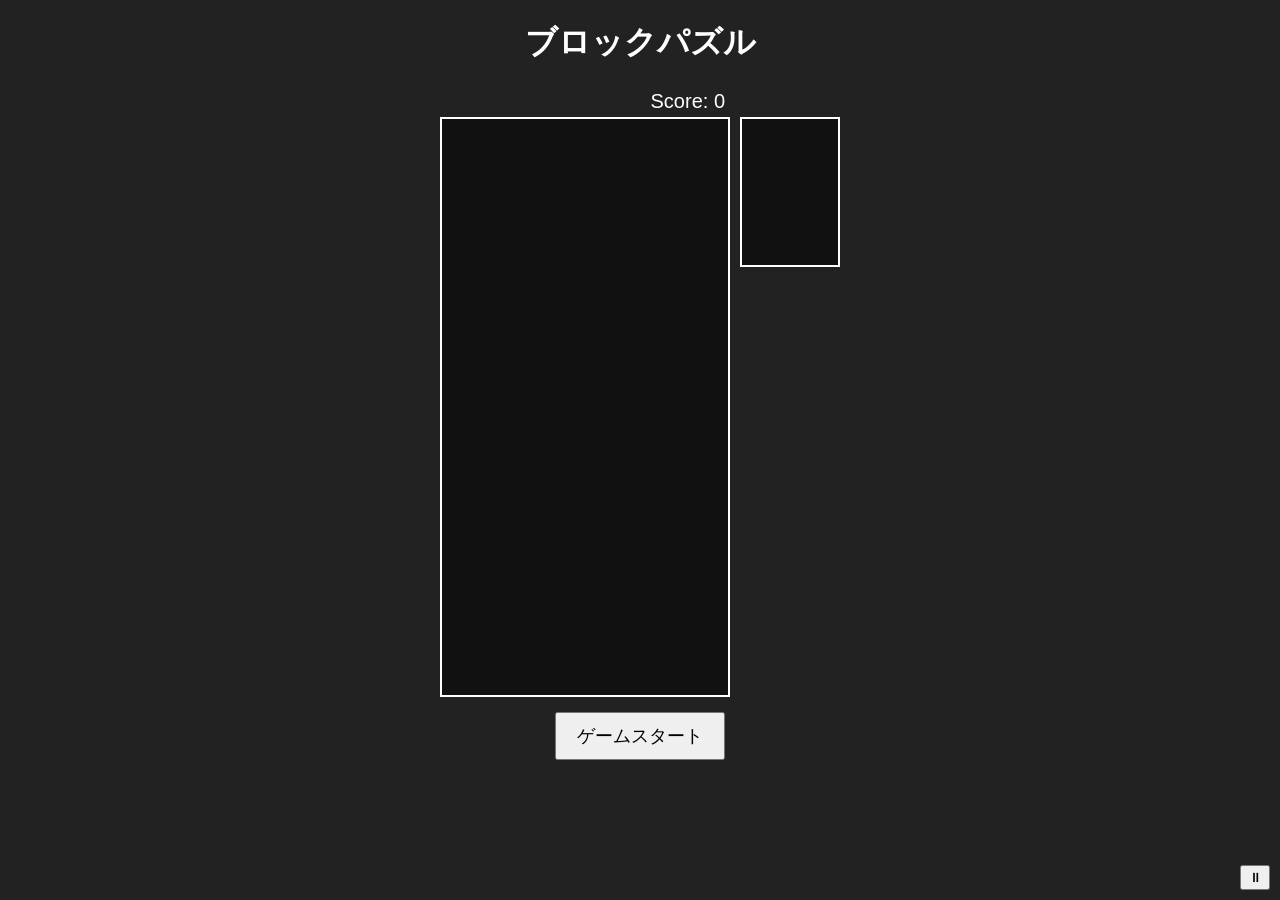
<file: game/game2/game.html>
<!doctype html>
<html lang="ja">
  <head>
    <meta charset="UTF-8" />
    <meta name="viewport" content="width=device-width, initial-scale=1.0" />
    <meta name="robots" content="noindex, nofollow" />
    <title>ブロックパズル</title>
    <link rel="stylesheet" href="../common/game-common.css" />
    <style>
      body {
        padding: 0 10px;
        margin: 0;
        font-family: sans-serif;
        display: flex;
        flex-direction: column;
        align-items: center;
        background: #222;
        color: #fff;
      }

      .ui-bar {
        width: 100%;
        height: 30px;
        display: flex;
        justify-content: flex-end;
        align-items: center;
        padding-right: 5px;
        box-sizing: border-box;
      }

      #score {
        font-size: 20px;
      }

      #gameWrapper {
        width: 100%;
        max-width: 400px;
        display: flex;
        flex-direction: column;
        align-items: center;
        box-sizing: border-box;
      }

      #gameContainer {
        width: 100%;
        display: flex;
        justify-content: center;
        align-items: flex-start;
        gap: 10px;
        box-sizing: border-box;
      }

      #gameCanvasWrapper {
        flex: 1;
        min-width: 0;
      }

      #gameCanvas {
        width: 100%;
        height: auto;
        aspect-ratio: 1 / 2;
        background: #111;
        border: 2px solid #fff;
        box-sizing: border-box;
        display: block;
      }

      #sidebar {
        width: 25%;
        flex-shrink: 0;
        display: flex;
        flex-direction: column;
        align-items: center;
      }

      .sidebar-spacer {
        height: 30px;
      }

      #nextBlocksCanvas {
        width: 100%;
        height: auto;
        aspect-ratio: 2 / 3;
        background: #111;
        border: 2px solid #fff;
        display: block;
        box-sizing: border-box;
      }

      #startBtn {
        padding: 10px 20px;
        font-size: 18px;
        margin: 15px;
        cursor: pointer;
      }
    </style>
  </head>
  <body>
    <h1>ブロックパズル</h1>

    <div id="gameWrapper">
      <div id="gameContainer">
        <div id="gameCanvasWrapper">
          <div class="ui-bar">
            <div id="score">Score: 0</div>
          </div>

          <canvas id="gameCanvas"></canvas>
        </div>

        <div id="sidebar">
          <div class="sidebar-spacer"></div>
          <canvas id="nextBlocksCanvas"></canvas>
        </div>
      </div>
    </div>

    <button id="startBtn">ゲームスタート</button>

    <script src="../common/game-common.js"></script>
    <script src="game.js"></script>
  </body>
</html>
</file>
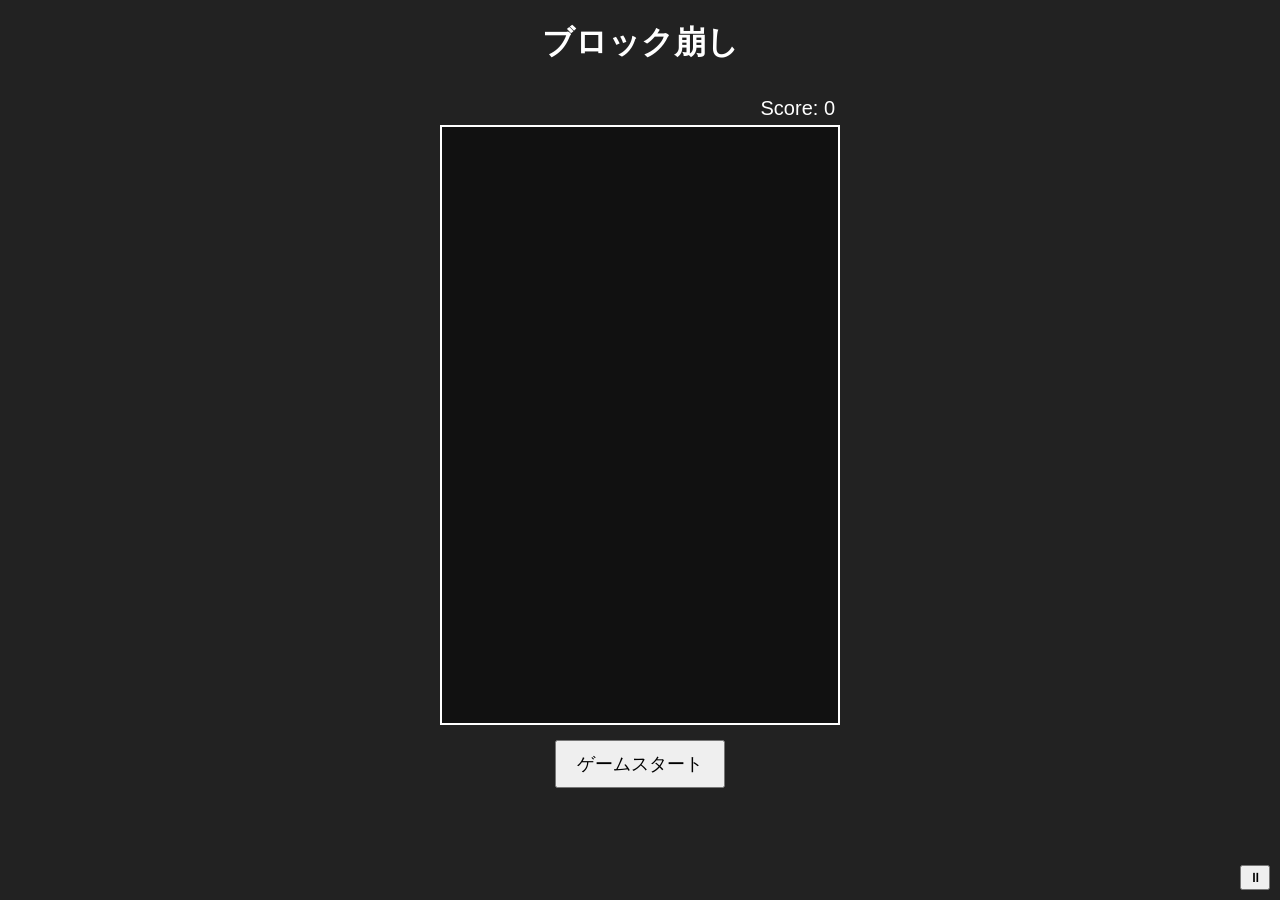
<file: game/game3/game.html>
<!doctype html>
<html lang="ja">
  <head>
    <meta charset="UTF-8" />
    <meta name="viewport" content="width=device-width, initial-scale=1.0" />
    <meta name="robots" content="noindex, nofollow" />
    <title>ブロック崩し</title>
    <link rel="stylesheet" href="../common/game-common.css" />
    <style>
      body {
        padding: 0 10px;
        margin: 0;
        font-family: sans-serif;
        display: flex;
        flex-direction: column;
        align-items: center;
        background: #222;
        color: #fff;
      }

      .ui-bar {
        width: 100%;
        max-width: 400px;
        display: flex;
        justify-content: flex-end;
        align-items: center;
        margin-top: 10px;
        margin-bottom: 5px;
        padding-right: 5px;
        box-sizing: border-box;
      }

      #score {
        font-size: 20px;
      }

      #gameCanvas {
        width: 100%;
        max-width: 400px;
        aspect-ratio: 2 / 3;
        background: #111;
        border: 2px solid #fff;
        box-sizing: border-box;
        display: block;
        touch-action: none;
      }

      #startBtn {
        padding: 10px 20px;
        font-size: 18px;
        margin: 15px;
        cursor: pointer;
      }
    </style>
  </head>
  <body>
    <h1>ブロック崩し</h1>
    <div class="ui-bar"><div id="score">Score: 0</div></div>
    <canvas id="gameCanvas"></canvas>
    <button id="startBtn">ゲームスタート</button>

    <script src="../common/game-common.js"></script>
    <script src="game.js"></script>
  </body>
</html>
</file>
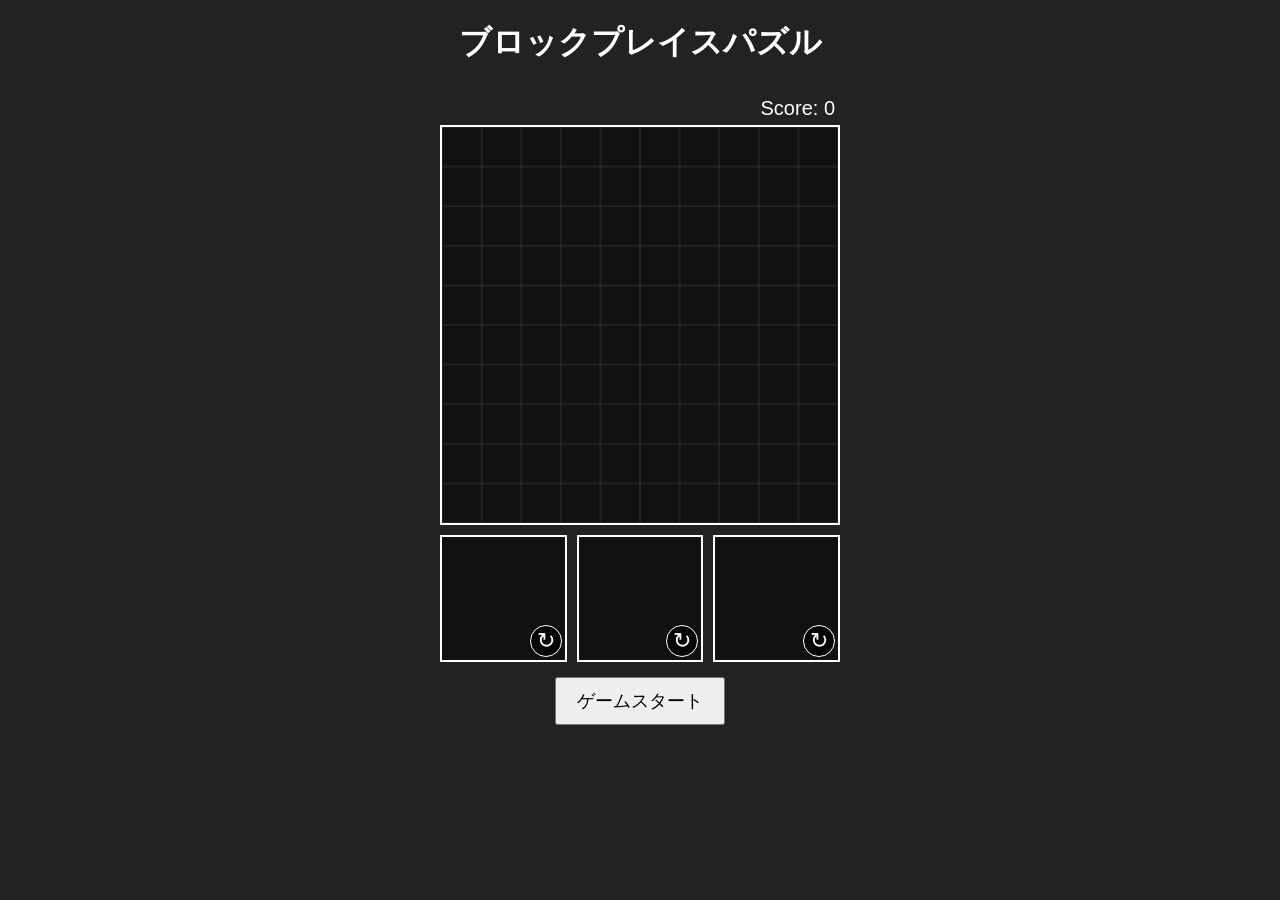
<file: game/game4/game.html>
<!doctype html>
<html lang="ja">
  <head>
    <meta charset="UTF-8" />
    <meta name="viewport" content="width=device-width, initial-scale=1.0" />
    <meta name="robots" content="noindex, nofollow" />
    <title>ブロックプレイスパズル</title>
    <link rel="stylesheet" href="../common/game-common.css" />
    <style>
      body {
        padding: 0 10px;
        margin: 0;
        font-family: sans-serif;
        display: flex;
        flex-direction: column;
        align-items: center;
        background: #222;
        color: #fff;
      }

      .ui-bar {
        width: 100%;
        max-width: 400px;
        display: flex;
        justify-content: flex-end;
        align-items: center;
        margin-top: 10px;
        margin-bottom: 5px;
        padding-right: 5px;
        box-sizing: border-box;
      }

      #score {
        font-size: 20px;
      }

      #gameCanvas {
        width: 100%;
        max-width: 400px;
        aspect-ratio: 1 / 1;
        background: #111;
        border: 2px solid #fff;
        box-sizing: border-box;
        display: block;
        touch-action: none;
      }

      #nextBlocksContainer {
        width: 100%;
        max-width: 400px;
        display: flex;
        gap: 10px;
        margin-top: 10px;
      }

      .nextBlockWrapper {
        position: relative;
        flex: 1;
        min-width: 0;
        aspect-ratio: 1 / 1;
      }

      .nextBlockCanvas {
        width: 100%;
        height: 100%;
        background: #111;
        border: 2px solid #fff;
        box-sizing: border-box;
        display: block;
      }

      .rotateBtn {
        position: absolute;
        right: 5px;
        bottom: 5px;

        width: 32px;
        height: 32px;

        padding: 0;
        border: 1px solid #fff;
        border-radius: 50%;

        background: rgba(0, 0, 0, 0.75);
        color: #fff;

        font-size: 22px;
        line-height: 30px;

        display: flex;
        align-items: center;
        justify-content: center;

        cursor: pointer;
        touch-action: manipulation;
        z-index: 2;
      }

      .rotateBtn:active {
        transform: scale(0.9);
      }

      #startBtn {
        padding: 10px 20px;
        font-size: 18px;
        margin: 15px;
        cursor: pointer;
      }
    </style>
  </head>
  <body>
    <h1>ブロックプレイスパズル</h1>

    <div class="ui-bar">
      <div id="score">Score: 0</div>
    </div>

    <canvas id="gameCanvas"></canvas>

    <div id="nextBlocksContainer">
      <div class="nextBlockWrapper">
        <canvas class="nextBlockCanvas"></canvas>
        <button class="rotateBtn" aria-label="ブロックを回転">↻</button>
      </div>

      <div class="nextBlockWrapper">
        <canvas class="nextBlockCanvas"></canvas>
        <button class="rotateBtn" aria-label="ブロックを回転">↻</button>
      </div>

      <div class="nextBlockWrapper">
        <canvas class="nextBlockCanvas"></canvas>
        <button class="rotateBtn" aria-label="ブロックを回転">↻</button>
      </div>
    </div>

    <button id="startBtn">ゲームスタート</button>

    <script src="../common/game-common.js"></script>
    <script src="game.js"></script>
  </body>
</html>
</file>
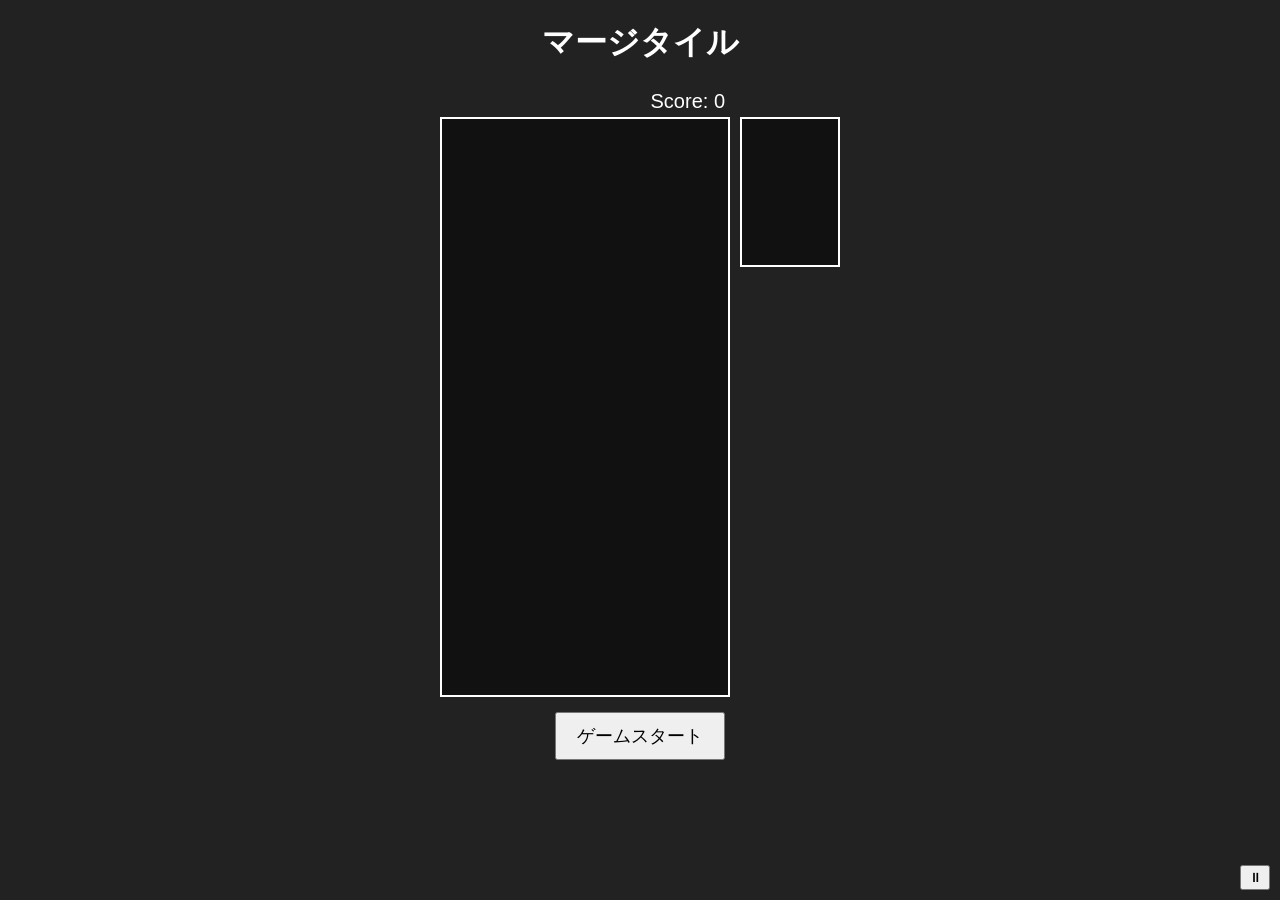
<file: game/game5/game.html>
<!doctype html>
<html lang="ja">
  <head>
    <meta charset="UTF-8" />
    <meta name="viewport" content="width=device-width, initial-scale=1.0" />
    <meta name="robots" content="noindex, nofollow" />
    <title>マージタイル</title>
    <link rel="stylesheet" href="../common/game-common.css" />
    <style>
      body {
        padding: 0 10px;
        margin: 0;
        font-family: sans-serif;
        display: flex;
        flex-direction: column;
        align-items: center;
        background: #222;
        color: #fff;
      }

      .ui-bar {
        width: 100%;
        height: 30px;
        display: flex;
        justify-content: flex-end;
        align-items: center;
        padding-right: 5px;
        box-sizing: border-box;
      }

      #score {
        font-size: 20px;
      }

      #gameWrapper {
        width: 100%;
        max-width: 400px;
        display: flex;
        flex-direction: column;
        align-items: center;
        box-sizing: border-box;
      }

      #gameContainer {
        width: 100%;
        display: flex;
        justify-content: center;
        align-items: flex-start;
        gap: 10px;
        box-sizing: border-box;
      }

      #gameCanvasWrapper {
        flex: 1;
        min-width: 0;
      }

      #gameCanvas {
        width: 100%;
        height: auto;
        aspect-ratio: 1 / 2;
        background: #111;
        border: 2px solid #fff;
        box-sizing: border-box;
        display: block;
        touch-action: none;
      }

      #sidebar {
        width: 25%;
        flex-shrink: 0;
        display: flex;
        flex-direction: column;
        align-items: center;
      }

      .sidebar-spacer {
        height: 30px;
      }

      #nextBlocksCanvas {
        width: 100%;
        height: auto;
        aspect-ratio: 2 / 3;
        background: #111;
        border: 2px solid #fff;
        display: block;
        box-sizing: border-box;
      }

      #startBtn {
        padding: 10px 20px;
        font-size: 18px;
        margin: 15px;
        cursor: pointer;
      }
    </style>
  </head>
  <body>
    <h1>マージタイル</h1>

    <div id="gameWrapper">
      <div id="gameContainer">
        <div id="gameCanvasWrapper">
          <div class="ui-bar">
            <div id="score">Score: 0</div>
          </div>

          <canvas id="gameCanvas"></canvas>
        </div>

        <div id="sidebar">
          <div class="sidebar-spacer"></div>
          <canvas id="nextBlocksCanvas"></canvas>
        </div>
      </div>
    </div>

    <button id="startBtn">ゲームスタート</button>

    <script src="../common/game-common.js"></script>
    <script src="game.js"></script>
  </body>
</html>
</file>
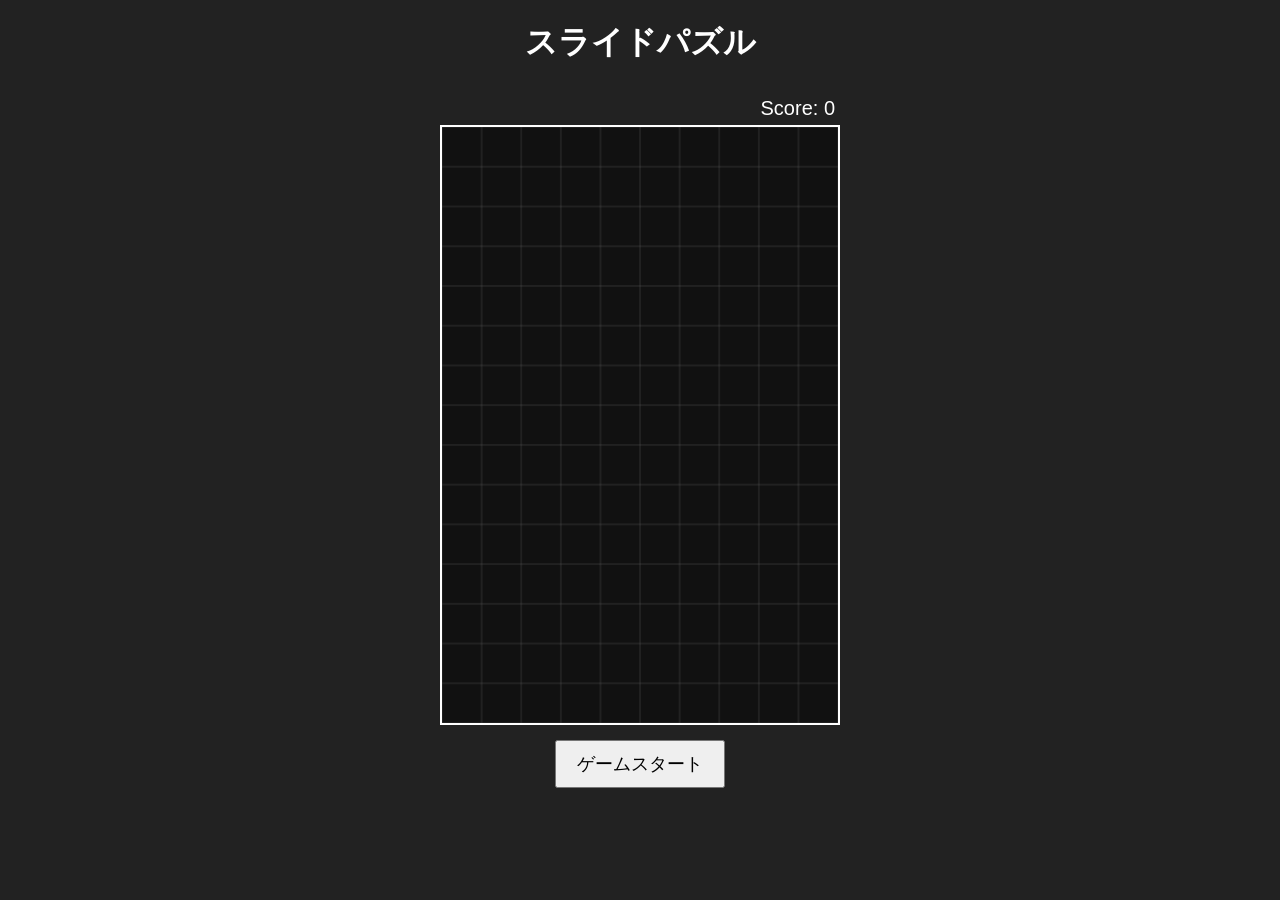
<file: game/game6/game.html>
<!doctype html>
<html lang="ja">
  <head>
    <meta charset="UTF-8" />
    <meta name="viewport" content="width=device-width, initial-scale=1.0" />
    <meta name="robots" content="noindex, nofollow" />
    <title>スライドパズル</title>
    <link rel="stylesheet" href="../common/game-common.css" />
    <style>
      body {
        padding: 0 10px;
        margin: 0;
        font-family: sans-serif;
        display: flex;
        flex-direction: column;
        align-items: center;
        background: #222;
        color: #fff;
      }

      .ui-bar {
        width: 100%;
        max-width: 400px;
        display: flex;
        justify-content: flex-end;
        align-items: center;
        margin-top: 10px;
        margin-bottom: 5px;
        padding-right: 5px;
        box-sizing: border-box;
      }

      #score {
        font-size: 20px;
      }

      #gameCanvas {
        width: 100%;
        max-width: 400px;
        aspect-ratio: 2 / 3;
        background: #111;
        border: 2px solid #fff;
        box-sizing: border-box;
        display: block;
        touch-action: none;
      }

      #startBtn {
        padding: 10px 20px;
        font-size: 18px;
        margin: 15px;
        cursor: pointer;
      }
    </style>
  </head>
  <body>
    <h1>スライドパズル</h1>
    <div class="ui-bar"><div id="score">Score: 0</div></div>
    <canvas id="gameCanvas"></canvas>
    <button id="startBtn">ゲームスタート</button>

    <script src="../common/game-common.js"></script>
    <script src="game.js"></script>
  </body>
</html>
</file>
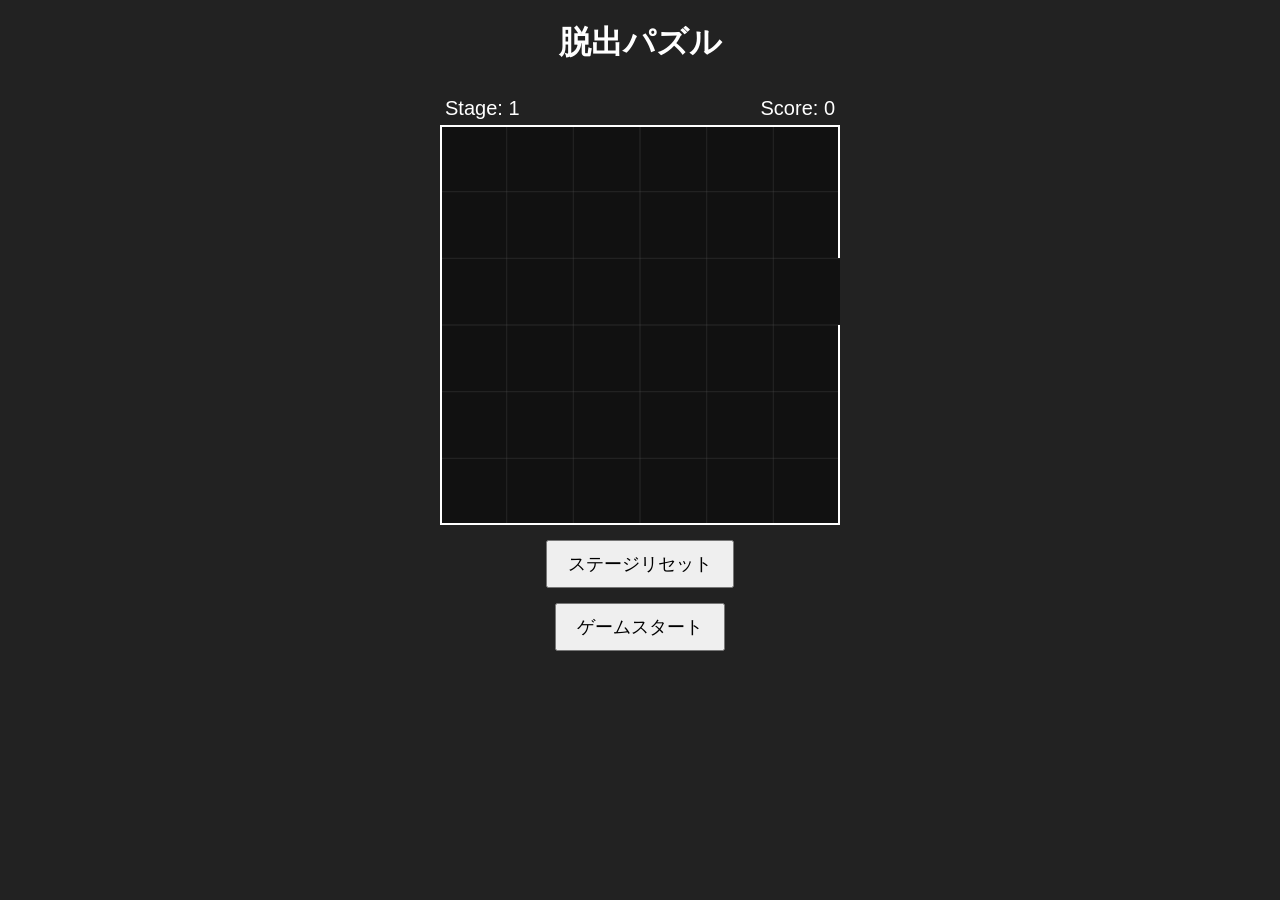
<file: game/game7/game.html>
<!doctype html>
<html lang="ja">
  <head>
    <meta charset="UTF-8" />
    <meta name="viewport" content="width=device-width, initial-scale=1.0" />
    <meta name="robots" content="noindex, nofollow" />
    <title>脱出パズル</title>
    <link rel="stylesheet" href="../common/game-common.css" />
    <style>
      body {
        padding: 0 10px;
        margin: 0;
        font-family: sans-serif;
        display: flex;
        flex-direction: column;
        align-items: center;
        background: #222;
        color: #fff;
      }

      .ui-bar {
        width: 100%;
        max-width: 400px;
        display: flex;
        justify-content: space-between;
        align-items: center;
        margin-top: 10px;
        margin-bottom: 5px;
        padding-left: 5px;
        padding-right: 5px;
        box-sizing: border-box;
      }

      #stage,
      #score {
        font-size: 20px;
      }

      #gameBoard {
        position: relative;
        width: 100%;
        max-width: 400px;
        aspect-ratio: 1 / 1;
        background: #111;
        box-sizing: border-box;
      }

      #gameCanvas {
        width: 100%;
        max-width: 400px;
        aspect-ratio: 1 / 1;
        background: #111;
        box-sizing: border-box;
        display: block;
        touch-action: none;
      }

      /* 外枠 */
      .board-border {
        position: absolute;
        background: #fff;
        z-index: 2;
        pointer-events: none;
      }

      /* 上 */
      .board-border.top {
        top: 0;
        left: 0;
        width: 100%;
        height: 2px;
      }

      /* 左 */
      .board-border.left {
        top: 0;
        left: 0;
        width: 2px;
        height: 100%;
      }

      /* 下 */
      .board-border.bottom {
        bottom: 0;
        left: 0;
        width: 100%;
        height: 2px;
      }

      /*
       * 6×6盤面なので、2行目の高さは全体の1/6。
       * 
       * 出口は2行目なので、
       * 上側は2マス分
       * 下側は3マス分
       */
      .board-border.right-top {
        top: 0;
        right: 0;
        width: 2px;
        height: calc(100% / 3);
      }

      .board-border.right-bottom {
        bottom: 0;
        right: 0;
        width: 2px;
        height: calc(100% / 2);
      }

      #resetStageBtn,
      #startBtn {
        padding: 10px 20px;
        font-size: 18px;
        margin: 15px;
        cursor: pointer;
      }

      #resetStageBtn {
        margin-bottom: 0;
      }
    </style>
  </head>
  <body>
    <h1>脱出パズル</h1>
    <div class="ui-bar">
      <div id="stage">Stage: 1</div>
      <div id="score">Score: 0</div>
    </div>
    <div id="gameBoard">
      <canvas id="gameCanvas"></canvas>

      <!-- 外枠 -->
      <div class="board-border top"></div>
      <div class="board-border left"></div>
      <div class="board-border bottom"></div>

      <!-- 右側：出口の上下だけ -->
      <div class="board-border right-top"></div>
      <div class="board-border right-bottom"></div>
    </div>
    <button id="resetStageBtn">ステージリセット</button>
    <button id="startBtn">ゲームスタート</button>

    <script src="../common/game-common.js"></script>
    <script src="game.js"></script>
  </body>
</html>
</file>
<file: css/style.css>
*,
*::before,
*::after {
  box-sizing: border-box;
}

/* 全体設定 */
body {
  font-family: "Noto Sans JP", sans-serif;
  margin: 0;
  padding: 0;
  line-height: 1.6;
  color: #333;
  background-color: #f9f9f9;
}

body.menu-open {
  overflow: hidden;
}

/* ヘッダーとナビゲーション */
.site-header {
  display: flex;
  justify-content: space-between;
  align-items: center;
  padding: 10px 20px;
  background-color: #003366; /* ヘッダー色 */
  color: #fff;

  position: fixed;
  top: 0;
  left: 0;
  width: 100%;
  z-index: 1000;
}

.logo-link {
  display: flex;
  align-items: center;
  text-decoration: none;
  color: #fff;
}

.logo {
  width: 50px; /* ロゴのサイズ */
  height: auto;
  margin-right: 10px;
}

.company-name {
  font-size: 20px;
  font-weight: bold;
  white-space: nowrap;
}

@media (max-width: 768px) {
  .company-name {
    font-size: 18px;
  }
}

@media (max-width: 330px) {
  .company-name {
    font-size: 16px;
  }
}

/* ナビゲーション */
.main-nav ul {
  display: flex;
  list-style: none;
  margin: 0;
  padding: 0;
  gap: 20px;
}

.main-nav a {
  min-height: 44px;
  display: flex;
  align-items: center;
  padding: 10px 0;
  color: #fff;
  text-decoration: none;
  font-weight: 500;
  transition: color 0.3s;
}

.main-nav a:hover {
  color: #ffd700;
}

/* ハンバーガーボタン初期状態（非表示） */
.hamburger {
  display: none;
  width: 30px;
  height: 24px;
  position: relative;
  cursor: pointer;
}

.hamburger span {
  position: absolute;
  width: 100%;
  height: 3px;
  background-color: #fff;
  transition: 0.3s;
}

.hamburger span:nth-child(1) {
  top: 0;
}

.hamburger span:nth-child(2) {
  top: 10px;
}

.hamburger span:nth-child(3) {
  top: 20px;
}

@media (max-width: 864px) {
  /* メニューは非表示にする */
  .main-nav {
    position: fixed;
    top: 70px;
    right: 0;

    width: 260px;
    background-color: #003366;

    padding: 20px;

    transform: translateX(100%);
    transition: transform 0.3s ease;
  }

  .main-nav ul {
    flex-direction: column;
    gap: 0;
  }

  /* スマホタップ */
  .main-nav a:active {
    opacity: 0.6;
  }

  .main-nav li {
    border-bottom: 1px solid rgba(255, 255, 255, 0.2);
  }

  .main-nav li:last-child {
    border-bottom: none;
  }

  .main-nav li a {
    position: relative; /* 絶対位置アイコンをa内に */
    padding-left: 40px; /* アイコン分スペース */
    display: block; /* 横並び */
    font-size: 18px;
  }

  /* ホームアイコン */
  .main-nav li .home-menu-icon {
    content: "";
    position: absolute; /* a内で絶対位置 */
    left: 0;
    top: 50%;
    transform: translateY(-50%);
    width: 32px;
    height: 32px;
    background-image: url('data:image/svg+xml;utf8,<svg xmlns="http://www.w3.org/2000/svg" viewBox="0 0 512 512"><path fill="%23ffffff" d="M433.198,202.846l-69.291-69.236l-54.996-54.926l-52.823-53.018L0,281.562l37.928,37.905l34.026-33.995v200.86h150.257h67.577h150.257V285.442l34.026,34.026L512,281.562L433.198,202.846z M408.139,454.426H299.595V335.265h-87.191v119.161H103.862V253.589l152.227-152.103l152.05,152.049V454.426z"/></svg>');
    background-size: contain;
    background-repeat: no-repeat;
  }

  /* サービスアイコン */
  .main-nav li .toolbox-menu-icon {
    content: "";
    position: absolute;
    left: 0;
    top: 50%;
    transform: translateY(-50%);
    width: 32px;
    height: 32px;
    background-image: url('data:image/svg+xml;utf8,<svg xmlns="http://www.w3.org/2000/svg" viewBox="0 0 512 512"><path fill="%23ffffff" d="M386.234,78.954l-49.861,49.861l4.635,4.814c-3.302,2.667-6.644,5.269-9.888,7.579 c-5.236,3.74-10.262,6.74-13.669,8.147c-0.22,0.098-1.146,0.358-2.984,0.35c-2.936,0.032-7.847-0.716-13.864-1.634 c-6.042-0.911-13.27-1.902-21.417-1.911c-7.108-0.024-14.946,0.838-23.199,3.106c-8.236-2.26-16.059-3.106-23.149-3.097 c-8.156,0-15.384,0.992-21.426,1.911c-6.017,0.918-10.92,1.667-13.855,1.634c-1.846,0.016-2.765-0.26-2.952-0.35 c-3.635-1.488-9.116-4.806-14.758-8.912c-2.919-2.122-5.895-4.448-8.847-6.838l4.627-4.798l-49.861-49.861L0,209.216l49.861,49.861 l14.595-15.116l32.216,28.117c0.902,5.391,2.602,10.481,4.562,15.312c1.276,3.074,2.675,6.033,4.107,8.814 c-3.115,5.156-4.814,11.043-4.798,17.011c-0.008,5.92,1.618,11.969,4.96,17.344c5.082,8.172,13.222,13.311,22.011,14.937 c0.05,5.814,1.66,11.742,4.936,17.011c6.221,10.002,16.987,15.547,27.964,15.53c0.423,0,0.854-0.065,1.276-0.081 c0.553,4.651,2.082,9.286,4.7,13.498c6.221,10.001,16.994,15.547,27.955,15.53c1.09,0,2.172-0.114,3.269-0.22 c0.52,4.188,1.911,8.367,4.261,12.14c5.668,9.108,15.474,14.165,25.45,14.141c5.383,0.008,10.896-1.456,15.791-4.497l14.946-9.301 c2.944,1.902,6.033,3.577,9.277,4.943c6.042,2.545,12.571,4.106,19.361,4.114c7.448,0.033,15.311-2.008,22.076-6.765 c4.407-3.073,8.139-7.286,11.196-12.253c0.472,0.016,0.854,0.098,1.342,0.106c3.098,0,6.497-0.464,9.864-1.513 c3.39-1.032,6.757-2.578,10.351-4.634c8.57-4.83,13.709-11.937,16.206-18.027c0.553-1.333,0.951-2.586,1.309-3.797 c2.074-0.658,4.058-1.464,5.854-2.504c6.627-3.814,10.945-9.611,13.604-15.433c2.667-5.88,3.838-11.986,3.854-17.856 c0-0.578-0.073-1.139-0.098-1.708c4.334-1.772,8.228-4.236,11.546-7.139c3.399-2.977,6.253-6.44,8.375-10.392 c2.115-3.935,3.53-8.44,3.538-13.375c0.008-3.212-0.651-6.595-2.09-9.766c-0.464-1.008-1.122-1.935-1.724-2.87 c2.53-4.53,5.106-9.635,7.22-15.148c1.586-4.172,2.92-8.546,3.684-13.141l33.59-29.313l15.742,16.303L512,209.216L386.234,78.954z  M138.744,320.428l-0.578,0.366c-1.504,0.928-3.082,1.342-4.708,1.35c-3.017-0.016-5.912-1.488-7.611-4.228 c-0.927-1.504-1.35-3.09-1.35-4.7c0.016-3.033,1.48-5.912,4.212-7.611l19.751-12.27c1.504-0.935,3.082-1.341,4.691-1.358 c3.033,0.032,5.912,1.48,7.62,4.236l10.172-6.318l-10.172,6.326c0.927,1.496,1.341,3.073,1.35,4.684 c-0.017,2.114-0.773,4.131-2.138,5.757L143.02,317.2C141.476,318.159,140.069,319.273,138.744,320.428z M165.113,352.733 c-1.504,0.927-3.082,1.35-4.7,1.35c-3.025-0.016-5.919-1.48-7.619-4.22c-0.928-1.504-1.342-3.098-1.35-4.708 c0.007-2.097,0.764-4.114,2.122-5.724l16.97-10.562c1.537-0.952,2.928-2.057,4.253-3.212l0.618-0.374 c1.504-0.935,3.09-1.35,4.692-1.35c3.041,0.016,5.911,1.48,7.618,4.228c0.927,1.504,1.342,3.073,1.35,4.692 c-0.016,3.016-1.471,5.911-4.236,7.627L165.113,352.733z M218.771,369.419l-19.726,12.262c-1.496,0.928-3.074,1.35-4.7,1.35 c-3.017-0.016-5.912-1.48-7.611-4.22c-0.927-1.512-1.341-3.09-1.35-4.708c0.025-3.033,1.48-5.903,4.212-7.611l19.751-12.27 c1.504-0.935,3.082-1.341,4.691-1.341c3.033,0.007,5.912,1.471,7.62,4.22c0.926,1.505,1.341,3.082,1.35,4.7 C222.991,364.816,221.536,367.694,218.771,369.419z M249.353,389.421c0.625,1,0.894,2.041,0.902,3.13 c-0.016,2.025-0.984,3.952-2.846,5.115l-16.938,10.521c-1.008,0.634-2.049,0.902-3.147,0.902c-2.032-0.008-3.959-0.992-5.106-2.829 c-0.626-1.017-0.895-2.058-0.903-3.146c0.024-2.042,0.992-3.953,2.821-5.091h0.008l16.954-10.538 c1.033-0.642,2.066-0.911,3.147-0.911c2.041,0.016,3.952,0.984,5.098,2.83l10.18-6.31L249.353,389.421z M381.071,315.061 c-0.87,1.683-2.854,3.878-5.366,5.415c-2.513,1.554-5.432,2.464-8.229,2.456c-0.993,0-1.952,0.17-2.887,0.414 c-1.708-0.374-3.416-0.894-5.098-1.561c-5.212-2.033-10.082-5.326-13.522-8.107c-1.724-1.39-3.09-2.642-4.001-3.512l-1.008-1 l-0.22-0.228l-0.033-0.032H340.7c-3.351-3.643-9.026-3.887-12.677-0.537c-3.651,3.351-3.903,9.026-0.544,12.701 c0.3,0.309,4.814,5.236,12.205,10.311c3.708,2.537,8.139,5.123,13.237,7.123c1.179,0.464,2.407,0.894,3.668,1.285 c0.35,0.788,0.797,1.537,1.325,2.244l-0.024,0.017c0.065,0.048,0.553,1.594,0.512,3.578c0.058,3.309-1.146,7.643-2.878,10.033 c-0.845,1.22-1.707,1.992-2.544,2.472c-0.854,0.472-1.716,0.781-3.334,0.805l-0.578-0.008c-0.342-0.016-0.666,0.041-1,0.057 c-0.016,0-0.024,0-0.024,0c-7.79,0.033-15.042-3.309-20.393-6.968c-2.667-1.805-4.806-3.643-6.245-4.992 c-0.708-0.667-1.252-1.22-1.586-1.561l-0.349-0.374l-0.057-0.073h-0.008c-3.244-3.724-8.895-4.131-12.644-0.886 c-3.757,3.252-4.163,8.92-0.911,12.676l-0.008-0.007c0.35,0.39,4.497,5.17,11.71,10.082c4.748,3.211,10.944,6.537,18.303,8.456 c-0.081,0.212-0.13,0.423-0.228,0.635c-0.943,2.13-2.293,4.325-5.968,6.472c-2.481,1.416-4.253,2.155-5.497,2.529 c-1.252,0.374-1.951,0.448-2.846,0.455c-1.162,0.017-2.911-0.244-5.822-0.838c-0.528-0.113-1.056-0.146-1.585-0.178 c-0.196-0.082-0.382-0.155-0.594-0.261c-2.976-1.399-6.603-3.928-9.278-6.082c-1.342-1.065-2.48-2.041-3.261-2.732l-0.878-0.797 l-0.203-0.195l-0.041-0.032c-3.586-3.431-9.278-3.301-12.709,0.284c-3.423,3.586-3.293,9.278,0.293,12.701 c0.187,0.17,3.968,3.798,9.269,7.603c0.943,0.667,1.984,1.342,3.025,2.008c-1.464,2.334-2.992,3.936-4.488,5.001 c-2.391,1.643-4.993,2.423-8.343,2.44c-3,0.008-6.53-0.732-10.058-2.228c-1.171-0.488-2.317-1.179-3.472-1.821 c0.675-2.521,1.049-5.131,1.041-7.75c0.008-5.391-1.472-10.904-4.513-15.791c-5.163-8.302-13.774-13.181-22.792-13.978 c0-0.326,0.056-0.65,0.056-0.984c0.008-5.911-1.618-11.977-4.952-17.344v0.017c-6.228-10.034-17.011-15.58-27.972-15.556 c-0.422,0-0.854,0.073-1.276,0.09c-0.553-4.66-2.082-9.278-4.699-13.49h0.007c-5.082-8.188-13.229-13.326-22.019-14.937 c-0.056-5.814-1.658-11.742-4.936-17.011h0.008c-6.22-10.009-17.011-15.563-27.972-15.547c-5.928,0-11.969,1.627-17.344,4.96 l-11.538,7.172c-0.277-0.634-0.626-1.252-0.878-1.887c-2.008-4.805-3.269-9.546-3.407-12.814l-0.268-5.058l-38.598-33.695 l73.18-75.792c3.741,3.066,7.579,6.107,11.515,8.953c6.521,4.7,12.985,8.847,19.588,11.628c4.237,1.748,8.367,2.179,12.157,2.187 c6.066-0.024,11.627-1.065,17.425-1.911c0.374-0.065,0.764-0.097,1.146-0.155c-7.968,6.838-14.921,14.238-20.8,21.126 c-4.952,5.814-9.131,11.294-12.441,15.766c-3.268,4.448-5.789,8.034-6.895,9.449c-5.448,7.09-7.789,15.571-7.838,24.068 c0.024,7.904,2.122,16.132,7.57,23.085c2.716,3.439,6.326,6.448,10.635,8.497c4.302,2.065,9.229,3.122,14.36,3.122 c6.367-0.017,13.042-1.561,20.109-4.53c22.182-9.383,45.047-15.636,62.252-19.49c8.603-1.919,15.799-3.252,20.816-4.09 c0.944-0.155,1.732-0.285,2.513-0.414l75.271,64.888l0.032,0.016l0.025,0.041C381.73,313.378,381.615,314.053,381.071,315.061z  M389.78,260.395l-0.261,5.058c-0.138,2.894-1.122,6.976-2.773,11.205c-0.838,2.211-1.862,4.44-2.935,6.634l-65.92-56.821 c-2.561-2.211-5.976-3.236-9.334-2.813c-0.585,0.114-48.934,6.18-97.047,26.46c-4.789,2.024-8.383,2.65-10.79,2.634 c-1.959,0-3.155-0.35-4.041-0.773c-1.285-0.626-2.204-1.513-3.114-3.212c-0.87-1.674-1.464-4.146-1.455-6.748 c-0.049-3.74,1.285-7.546,2.78-9.35c1.863-2.407,4.139-5.692,7.278-9.937c4.658-6.31,10.985-14.474,18.53-22.418 c7.529-7.944,16.287-15.636,25.467-21.036c12.417-7.293,22.996-9.123,33.022-9.156c6.171-0.008,12.09,0.764,17.864,1.634 c5.789,0.854,11.367,1.878,17.417,1.911c3.781-0.008,7.887-0.439,12.108-2.163l0.056-0.016c6.603-2.781,13.067-6.928,19.588-11.628 c3.912-2.83,7.766-5.887,11.49-8.944l72.035,74.604L389.78,260.395z"/></svg>');
    background-size: contain;
    background-repeat: no-repeat;
  }

  /* ビルアイコン */
  .main-nav li .building-menu-icon {
    content: "";
    position: absolute;
    left: 0;
    top: 50%;
    transform: translateY(-50%);
    width: 32px;
    height: 32px;
    background-image: url('data:image/svg+xml;utf8,<svg xmlns="http://www.w3.org/2000/svg" viewBox="0 0 512 512"><path fill="%23ffffff" d="M360.27,88.997V0H151.723v192.169H24.586V512h147.5h30.512h106.799h30.512h147.507V88.997H360.27z M446.69,471.276H339.907h-30.512H202.597h-30.512H65.311V232.893h127.145V40.724h127.089v89.005h20.362H446.69V471.276z"/><rect x="240.052" y="86.778" width="31.904" height="40.621" fill="%23ffffff"/><rect x="240.052" y="188.637" width="31.904" height="40.621" fill="%23ffffff"/><rect x="240.052" y="290.496" width="31.904" height="40.63" fill="%23ffffff"/><rect x="240.052" y="392.356" width="31.904" height="40.628" fill="%23ffffff"/><rect x="375.804" y="186.522" width="31.904" height="40.629" fill="%23ffffff"/><rect x="375.804" y="288.389" width="31.904" height="40.621" fill="%23ffffff"/><rect x="375.804" y="390.248" width="31.904" height="40.621" fill="%23ffffff"/><rect x="104.293" y="288.389" width="31.912" height="40.621" fill="%23ffffff"/><rect x="104.293" y="390.248" width="31.912" height="40.621" fill="%23ffffff"/></svg>');
    background-size: contain;
    background-repeat: no-repeat;
  }

  /* はてなアイコン */
  .main-nav li .question-menu-icon {
    content: "";
    position: absolute;
    left: 0;
    top: 50%;
    transform: translateY(-50%);
    width: 32px;
    height: 32px;
    background-image: url('data:image/svg+xml;utf8,<svg xmlns="http://www.w3.org/2000/svg" viewBox="0 0 512 512"><path fill="%23ffffff" d="M437.015,74.978C390.77,28.696,326.608-0.014,256,0C185.393-0.014,121.223,28.696,74.982,74.978C28.696,121.223-0.014,185.393,0,256c-0.014,70.608,28.696,134.778,74.982,181.023C121.226,483.304,185.393,512.015,256,512c70.608,0.015,134.77-28.696,181.015-74.977c46.288-46.245,75-110.415,74.985-181.023C512.015,185.393,483.304,121.223,437.015,74.978z M399.474,112.526c36.756,36.8,59.415,87.356,59.429,143.474c-0.014,56.119-22.674,106.674-59.429,143.474c-36.8,36.762-87.363,59.415-143.474,59.429c-56.114-0.014-106.674-22.667-143.474-59.429c-36.76-36.8-59.415-87.355-59.43-143.474c0.015-56.118,22.67-106.674,59.43-143.474c36.8-36.763,87.359-59.415,143.474-59.43C312.112,53.112,362.674,75.763,399.474,112.526z"/><path fill="%23ffffff" d="M242.749,329.326c-14.208,0-25.73,11.519-25.73,25.726c0,14.192,11.522,25.718,25.73,25.718c14.196,0,25.714-11.526,25.714-25.718C268.463,340.845,256.945,329.326,242.749,329.326z"/><path fill="%23ffffff" d="M184.363,173.852l17.515,14.037c3.566,2.852,8.674,2.748,12.118-0.252c0,0,2.152-3.889,8.896-7.741c6.778-3.83,15.57-6.911,28.708-6.956c11.462-0.022,21.459,4.252,28.278,10.097c3.385,2.904,5.918,6.133,7.47,9.11c1.563,2.986,2.133,5.6,2.126,7.585c-0.03,6.711-1.337,11.104-3.222,14.837c-1.433,2.8-3.303,5.274-5.715,7.674c-3.596,3.6-8.482,6.926-13.955,9.985c-5.482,3.082-11.389,5.808-17.359,9.096c-6.808,3.778-14.022,9.194-19.345,17.326c-2.659,4.015-4.737,8.622-6.059,13.466c-1.334,4.867-1.937,9.956-1.937,15.148c0,5.541,0,10.096,0,10.096c0,5.215,4.237,9.46,9.463,9.46h22.788c5.222,0,9.456-4.245,9.456-9.46c0,0,0-4.555,0-10.096c0-2,0.23-3.296,0.452-4.104c0.374-1.229,0.585-1.534,1.208-2.282c0.626-0.711,1.896-1.792,4.237-3.088c3.419-1.919,8.915-4.512,15.141-7.882c9.322-5.096,20.648-12.007,30.204-23.422c4.748-5.703,8.948-12.556,11.86-20.452c2.918-7.904,4.503-16.792,4.489-26.304c-0.008-9.637-2.622-18.8-6.882-26.926c-6.415-12.207-16.467-22.37-28.919-29.748c-12.448-7.341-27.47-11.822-43.777-11.822c-20.097-0.052-36.797,5.192-49.396,12.444c-12.656,7.222-18.111,15.629-18.111,15.629c-2.126,1.852-3.326,4.534-3.278,7.341C180.878,169.467,182.17,172.104,184.363,173.852z"/></svg>');
    background-size: contain;
    background-repeat: no-repeat;
  }

  /* メールアイコン */
  .main-nav li .mail-menu-icon {
    content: "";
    position: absolute;
    left: 0;
    top: 50%;
    transform: translateY(-50%);
    width: 32px;
    height: 32px;
    background-image: url('data:image/svg+xml;utf8,<svg xmlns="http://www.w3.org/2000/svg" viewBox="0 0 512 512"><path fill="%23ffffff" d="M510.678,112.275c-2.308-11.626-7.463-22.265-14.662-31.054c-1.518-1.915-3.104-3.63-4.823-5.345c-12.755-12.818-30.657-20.814-50.214-20.814H71.021c-19.557,0-37.395,7.996-50.21,20.814c-1.715,1.715-3.301,3.43-4.823,5.345C8.785,90.009,3.63,100.649,1.386,112.275C0.464,116.762,0,121.399,0,126.087V385.92c0,9.968,2.114,19.55,5.884,28.203c3.497,8.26,8.653,15.734,14.926,22.001c1.59,1.586,3.169,3.044,4.892,4.494c12.286,10.175,28.145,16.32,45.319,16.32h369.958c17.18,0,33.108-6.145,45.323-16.384c1.718-1.386,3.305-2.844,4.891-4.43c6.27-6.267,11.425-13.741,14.994-22.001v-0.064c3.769-8.653,5.812-18.171,5.812-28.138V126.087C512,121.399,511.543,116.762,510.678,112.275z M46.509,101.571c6.345-6.338,14.866-10.175,24.512-10.175h369.958c9.646,0,18.242,3.837,24.512,10.175c1.122,1.129,2.179,2.387,3.112,3.637L274.696,274.203c-5.348,4.687-11.954,7.002-18.696,7.002c-6.674,0-13.276-2.315-18.695-7.002L43.472,105.136C44.33,103.886,45.387,102.7,46.509,101.571z M36.334,385.92V142.735L176.658,265.15L36.405,387.435C36.334,386.971,36.334,386.449,36.334,385.92z M440.979,420.597H71.021c-6.281,0-12.158-1.651-17.174-4.552l147.978-128.959l13.815,12.018c11.561,10.046,26.028,15.134,40.36,15.134c14.406,0,28.872-5.088,40.432-15.134l13.808-12.018l147.92,128.959C453.137,418.946,447.26,420.597,440.979,420.597z M475.666,385.92c0,0.529,0,1.051-0.068,1.515L335.346,265.221L475.666,142.8V385.92z"/></svg>');
    background-size: contain;
    background-repeat: no-repeat;
  }

  /* ハンバーガーを表示 */
  .hamburger {
    display: flex;
  }

  .hamburger.active span:nth-child(1) {
    transform: rotate(45deg);
    top: 10px;
  }

  .hamburger.active span:nth-child(2) {
    opacity: 0;
  }

  .hamburger.active span:nth-child(3) {
    transform: rotate(-45deg);
    top: 10px;
  }

  /* メニューを開いたとき */
  .main-nav.active {
    transform: translateX(0);
  }
}

.menu-overlay {
  position: fixed;
  top: 0;
  left: 0;
  width: 100%;
  height: 100%;
  background: rgba(0, 0, 0, 0.4);
  opacity: 0;
  visibility: hidden;
  transition: 0.3s;
  z-index: 998;
}

.menu-overlay.active {
  opacity: 1;
  visibility: visible;
}

/* =====================
   ホーム
===================== */
/* ヒーローセクション */
.hero {
  position: relative;
  margin-top: 70px;
  overflow: hidden;
  background-color: #001a33; /* ロゴに合う濃い色 */
  background-image: url("../images/background.jpg");
  background-size: cover;
  background-position: center;
  background-repeat: no-repeat;

  padding: 100px 20px;
  color: white;
  text-align: center;

  opacity: 0; /* 初期は透明 */
  transition: opacity 1.5s ease;
}

/* 表示後 */
.hero.show {
  opacity: 1;
}

/* 黒い半透明レイヤー */
.hero::before {
  content: "";
  position: absolute;
  inset: 0;
  background: rgba(0, 0, 0, 0.4);
}

/* 文字を前面に */
.hero > * {
  position: relative;
  z-index: 1;
}

.hero h1 {
  font-size: 2em;
  margin-bottom: 10px;
}

.hero p {
  font-size: 1em;
}

.hero-header {
  display: flex;
  justify-content: center; /* 中央揃え */
  align-items: center; /* 縦中央揃え */
  gap: 15px; /* ロゴと文字の間隔 */
  margin-bottom: 20px;
  white-space: nowrap;
}

.hero-logo {
  opacity: 0;
  transform: translateY(-10px); /* 軽く上からフェードイン */
  transition:
    opacity 1s ease,
    transform 1s ease;
}

.hero-logo.show {
  opacity: 1;
  transform: translateY(0);
}

.hero-company-name {
  color: white;
  text-shadow: 0 2px 8px rgba(0, 0, 0, 0.6);
  opacity: 0;
  transition:
    opacity 1s ease,
    transform 1s ease;
}

.hero-company-name.show {
  opacity: 1;
  transform: translateY(0);
}

.hero-text {
  opacity: 0;
  transform: translateX(30px); /* 右からスタート */
  transition:
    opacity 1s ease,
    transform 1s ease;
}

.hero-text.show {
  opacity: 1;
  transform: translateX(0);
}

@media (max-width: 820px) {
  .hero h1.hero-company-name {
    font-size: 20px;
  }

  .hero-logo {
    width: 60px;
  }

  .hero h2 {
    font-size: 16px;
  }

  .hero p {
    font-size: 14px;
  }
}

@media (max-width: 360px) {
  .hero h2 {
    font-size: 15px;
  }
}

/* ニュースセクション */
.news {
  max-width: 900px;
  margin: 40px auto;
  padding: 20px;
  background-color: white;
  border-radius: 8px;
  box-shadow: 0 2px 6px rgba(0, 0, 0, 0.1);
}

/* =====================
   サービス
===================== */
/* ページ全体のラッパー */
.page-wrapper {
  width: 100%;
  max-width: 1200px; /* PC最大幅 */
  margin: 0 auto; /* 中央寄せ */
  padding: 70px 15px 0;
}

#services h1 {
  text-align: center;
  font-size: 28px;
  margin-bottom: 20px;
  font-weight: bold;
  color: #003366;
}

/* サービスカード */
.services-container {
  display: flex;
  flex-wrap: wrap;
  justify-content: center;
  gap: 20px;
  margin: 20px 0;
}

.service-card {
  background-color: white;
  padding: 20px;
  border-radius: 8px;
  width: 100%;
  max-width: 320px;
  text-align: center;
  box-shadow: 0 2px 6px rgba(0, 0, 0, 0.1);
  cursor: pointer;
  border: 2px solid transparent; /* 枠は透明で初期化。activeになったときにborderが追加されても、カードサイズが変わらず上下にズレないようにする */
  transition:
    transform 0.2s ease,
    box-shadow 0.2s ease,
    border 0.2s ease;
}

.service-card:hover {
  transform: translateY(-5px);
  box-shadow: 0 4px 12px rgba(0, 0, 0, 0.2);
}

/* 
  スワイプ（タッチ操作）でもカードを浮かせるため
  active状態にもhover時と同じtransformを適用
*/
.service-card.active {
  border: 2px solid #004080;
  background-color: #f0f8ff;
  transform: translateY(-5px);
  box-shadow: 0 4px 12px rgba(0, 0, 0, 0.2);
}

.service-row {
  display: flex;
  align-items: center;
  gap: 14px;
}

.service-row h3 {
  white-space: nowrap;
}

.service-icon {
  width: 32px;
  height: 32px;

  display: flex;
  align-items: center; /* 縦中央 */
  justify-content: center; /* 横中央 */
}

.service-icon svg {
  width: 100%;
  height: 100%;
  display: block; /* 余計な隙間防止 */
  fill: #003366;
}

.service-card h3 {
  margin: 0;
  font-size: 18px;
}

@media (max-width: 430px) {
  .service-card {
    max-width: none;
  }
}

#details-wrapper {
  position: relative;
  width: 100%;
  max-width: 1000px;
  min-height: 100px;
  overflow: hidden;
  margin: 20px auto;
  border-radius: 8px;
  background-color: #e6f0ff;
}

@media (max-width: 768px) {
  #details-wrapper {
    min-height: 200px;
  }
}

.service-detail {
  position: absolute;
  width: 100%;
  top: 50%;
  left: 0;
  text-align: center;

  /* 最初は右外に置いておく */
  transform: translateY(-50%) translateX(100%);

  transition: transform 0.45s cubic-bezier(0.4, 0, 0.2, 1);
}

@media (max-width: 768px) {
  .service-detail {
    text-align: left;
  }
}

.service-detail.active {
  transform: translateY(-50%) translateX(0);
  z-index: 2;
}

/* 次へ移動（左へ消える） */
.service-detail.exit-left {
  transform: translateY(-50%) translateX(-100%);
  z-index: 1;
}

/* 前へ移動（右へ消える） */
.service-detail.exit-right {
  transform: translateY(-50%) translateX(100%);
  z-index: 1;
}

/* 左から入るための初期位置 */
.service-detail.enter-left {
  transform: translateY(-50%) translateX(-100%);
}

/* 右から入るための初期位置 */
.service-detail.enter-right {
  transform: translateY(-50%) translateX(100%);
}

.service-detail p {
  padding: 10px;
  font-size: 16px;
  line-height: 1.8;
  font-weight: bold;
}

@media (max-width: 330px) {
  .service-detail p {
    font-size: 14px;
  }
}

.indicator-container {
  text-align: center;
  margin-top: 10px;
}

.indicator {
  display: inline-block;
  width: 12px;
  height: 12px;
  margin: 0 6px;
  background-color: #ccc;
  border-radius: 50%;
  cursor: pointer;
  transition: background-color 0.3s;
}

.indicator.active {
  background-color: #004080;
}

/* 検証範囲テーブル */
.verification-range {
  margin-top: 60px;
}

.verification-range h3 {
  text-align: center;
  font-size: 24px;
  color: #003366;
  margin-bottom: 10px;
}

.verification-range .note {
  text-align: center;
  margin-bottom: 20px;
  color: #555;
}

.table-wrapper {
  width: 100%;
  margin: 30px auto; /* 中央寄せ */
  overflow-x: auto; /* スマホ対応 */
}

.range-table {
  width: 100%;
  border-collapse: collapse;
  background: white;
  box-shadow: 0 2px 6px rgba(0, 0, 0, 0.1);
}

.range-table th,
.range-table td {
  border: 1px solid #ddd;
  padding: 10px;
  font-size: 14px;
}

.range-table th {
  background: #003366;
  color: white;
  text-align: center;
}

.range-table td {
  vertical-align: middle;
}

.range-table tr:nth-child(even) {
  background: #f7f9fc;
}

/* =====================
   会社情報
===================== */
#about {
  max-width: 900px;
  margin: 110px auto 40px;
  padding: 20px;
  background-color: white;
  border-radius: 8px;
  box-shadow: 0 2px 6px rgba(0, 0, 0, 0.1);
}

#about h1 {
  font-size: 28px;
  margin-bottom: 20px;
  color: #333;
}

/* =====================
   よくあるご質問
===================== */
.faq-page {
  max-width: 900px;
  margin: 0 auto;
  padding: 70px 20px 40px;
}

.faq-page h1 {
  text-align: center;
  font-size: 28px;
  margin-bottom: 40px;
  color: #003366;
}

.faq-item {
  margin-bottom: 30px;
  padding: 20px;
  border-left: 4px solid #003366;
  background: #f8f9fb;
  border-radius: 6px;
}

.faq-item h2 {
  font-size: 18px;
  margin-bottom: 10px;
  color: #003366;
}

.faq-item p {
  line-height: 1.7;
}

/* =====================
   お問い合わせ・ご依頼
===================== */
#contact {
  max-width: 900px;
  margin: 110px auto 40px;
  padding: 20px;
  background-color: white;
  border-radius: 8px;
  box-shadow: 0 2px 6px rgba(0, 0, 0, 0.1);
}

#contact h1 {
  font-size: 28px;
  margin-bottom: 20px;
  color: #333;
}

.contact-btn {
  display: inline-block;
  padding: 10px 20px;
  background-color: #003366;
  color: #fff;
  border-radius: 5px;
  text-decoration: none;
  font-weight: bold;
  transition: background-color 0.3s;
}

.contact-btn:hover {
  background-color: #0055aa;
}

/* =====================
   プライバシーポリシー
===================== */
#privacy {
  max-width: 900px;
  margin: 110px auto 40px;
  padding: 20px;
  background-color: white;
  border-radius: 8px;
  box-shadow: 0 2px 6px rgba(0, 0, 0, 0.1);
}

#privacy h1 {
  font-size: 28px;
  margin-bottom: 20px;
  color: #333;
}

#privacy h2 {
  font-size: 20px;
  margin-top: 30px;
  margin-bottom: 10px;
  color: #003366;
  border-left: 4px solid #003366;
  padding-left: 10px;
}

/* フッター */
footer {
  background-color: #004080;
  color: white;
  text-align: center;
  padding: 15px 10px;
  font-size: 0.9em;
  margin-top: 40px;
}

footer a {
  color: white;
  text-decoration: underline;
  text-decoration-color: rgba(255, 255, 255, 0.4);
  transition: 0.3s;
}

footer a:hover {
  color: #ffd700;
  text-decoration-color: #ffd700;
}
</file>
<file: game/common/game-common.css>
/* ============================================================
   リセット確認ダイアログ
   ============================================================ */

#resetOverlay {
  position: fixed;
  inset: 0;

  width: 100vw;
  height: 100vh;

  background: rgba(0, 0, 0, 0.7);

  display: none;
  align-items: center;
  justify-content: center;

  z-index: 20000;
}

#resetOverlay.active {
  display: flex;
}

#resetDialog {
  width: calc(100% - 40px);
  max-width: 320px;

  padding: 25px 20px;

  background: #333;
  border: 1px solid #fff;
  border-radius: 8px;

  box-sizing: border-box;
  text-align: center;
}

#resetMessage {
  font-size: 18px;
  margin-bottom: 25px;
}

#resetButtons {
  display: flex;
  justify-content: center;
  gap: 15px;
}

#resetButtons button {
  padding: 10px 18px;
  font-size: 16px;
  cursor: pointer;
}

#resetCancelBtn {
  background: #555;
  color: #fff;
  border: 1px solid #aaa;
}

#resetConfirmBtn {
  background: #fff;
  color: #222;
  border: 1px solid #fff;
}

/* ============================================================
   一時停止
   ============================================================ */

#pauseBtn {
  position: fixed;
  bottom: 10px;
  right: 10px;

  z-index: 10001;

  width: 30px;
  height: 25px;
}

#pauseBtn.small-icon {
  font-size: 13px;
}

#pauseOverlay {
  position: fixed;
  inset: 0;

  width: 100vw;
  height: 100vh;

  background: rgba(80, 80, 80, 0.7);

  display: none;
  align-items: center;
  justify-content: center;

  z-index: 10000;
}

#pauseOverlay.active {
  display: flex;
}

#pauseMessage {
  color: #fff;
  font-size: 24px;
  font-weight: bold;
}

/* ============================================================
   ゲーム生成中ローディング
   ============================================================ */

.game-loading-overlay {
  position: fixed;
  inset: 0;
  z-index: 9999;

  display: flex;
  flex-direction: column;
  align-items: center;
  justify-content: center;
  gap: 20px;

  background: rgba(0, 0, 0, 0.75);

  /* 下の画面を操作できないようにする */
  touch-action: none;
  user-select: none;
}

.game-loading-spinner {
  width: 50px;
  height: 50px;

  border: 6px solid rgba(255, 255, 255, 0.25);
  border-top-color: #fff;
  border-radius: 50%;

  animation: game-loading-spin 0.8s linear infinite;
}

.game-loading-text {
  color: #fff;
  font-size: 22px;
  font-weight: bold;
}

@keyframes game-loading-spin {
  to {
    transform: rotate(360deg);
  }
}
</file>
